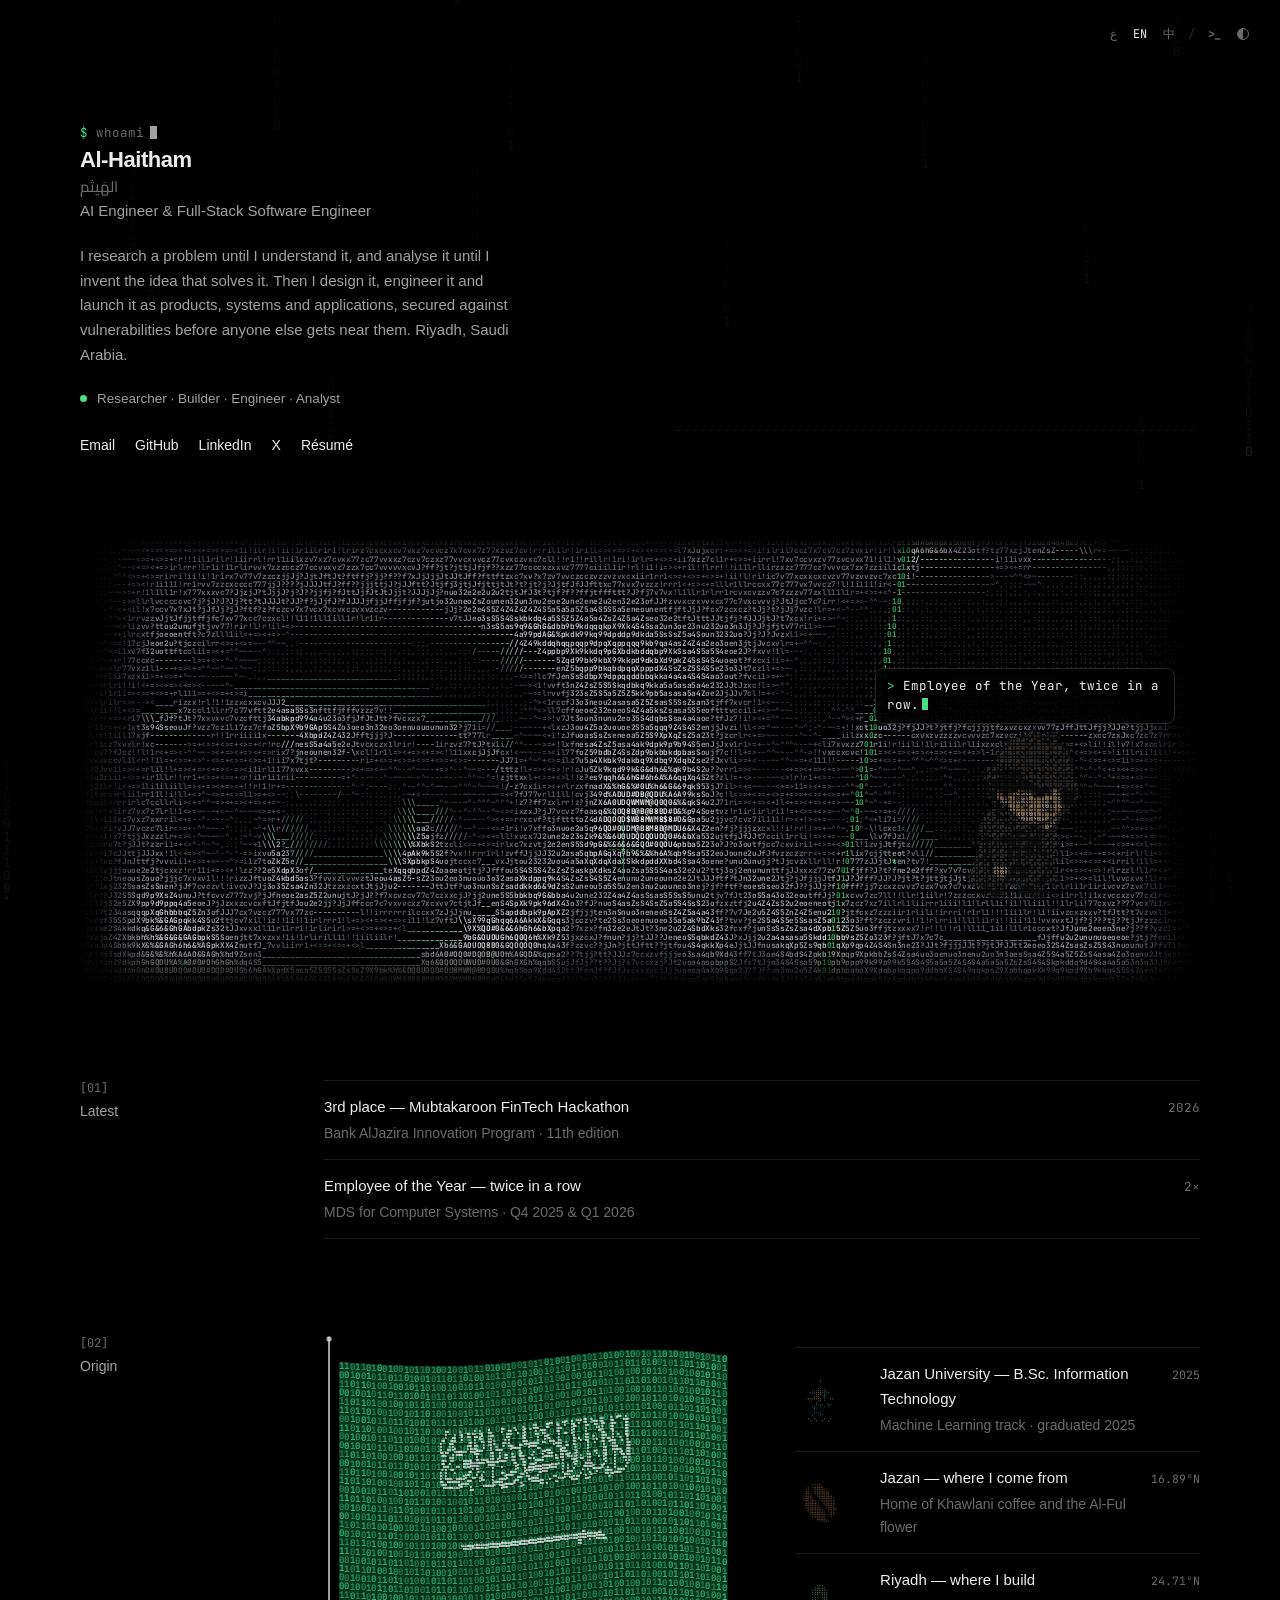
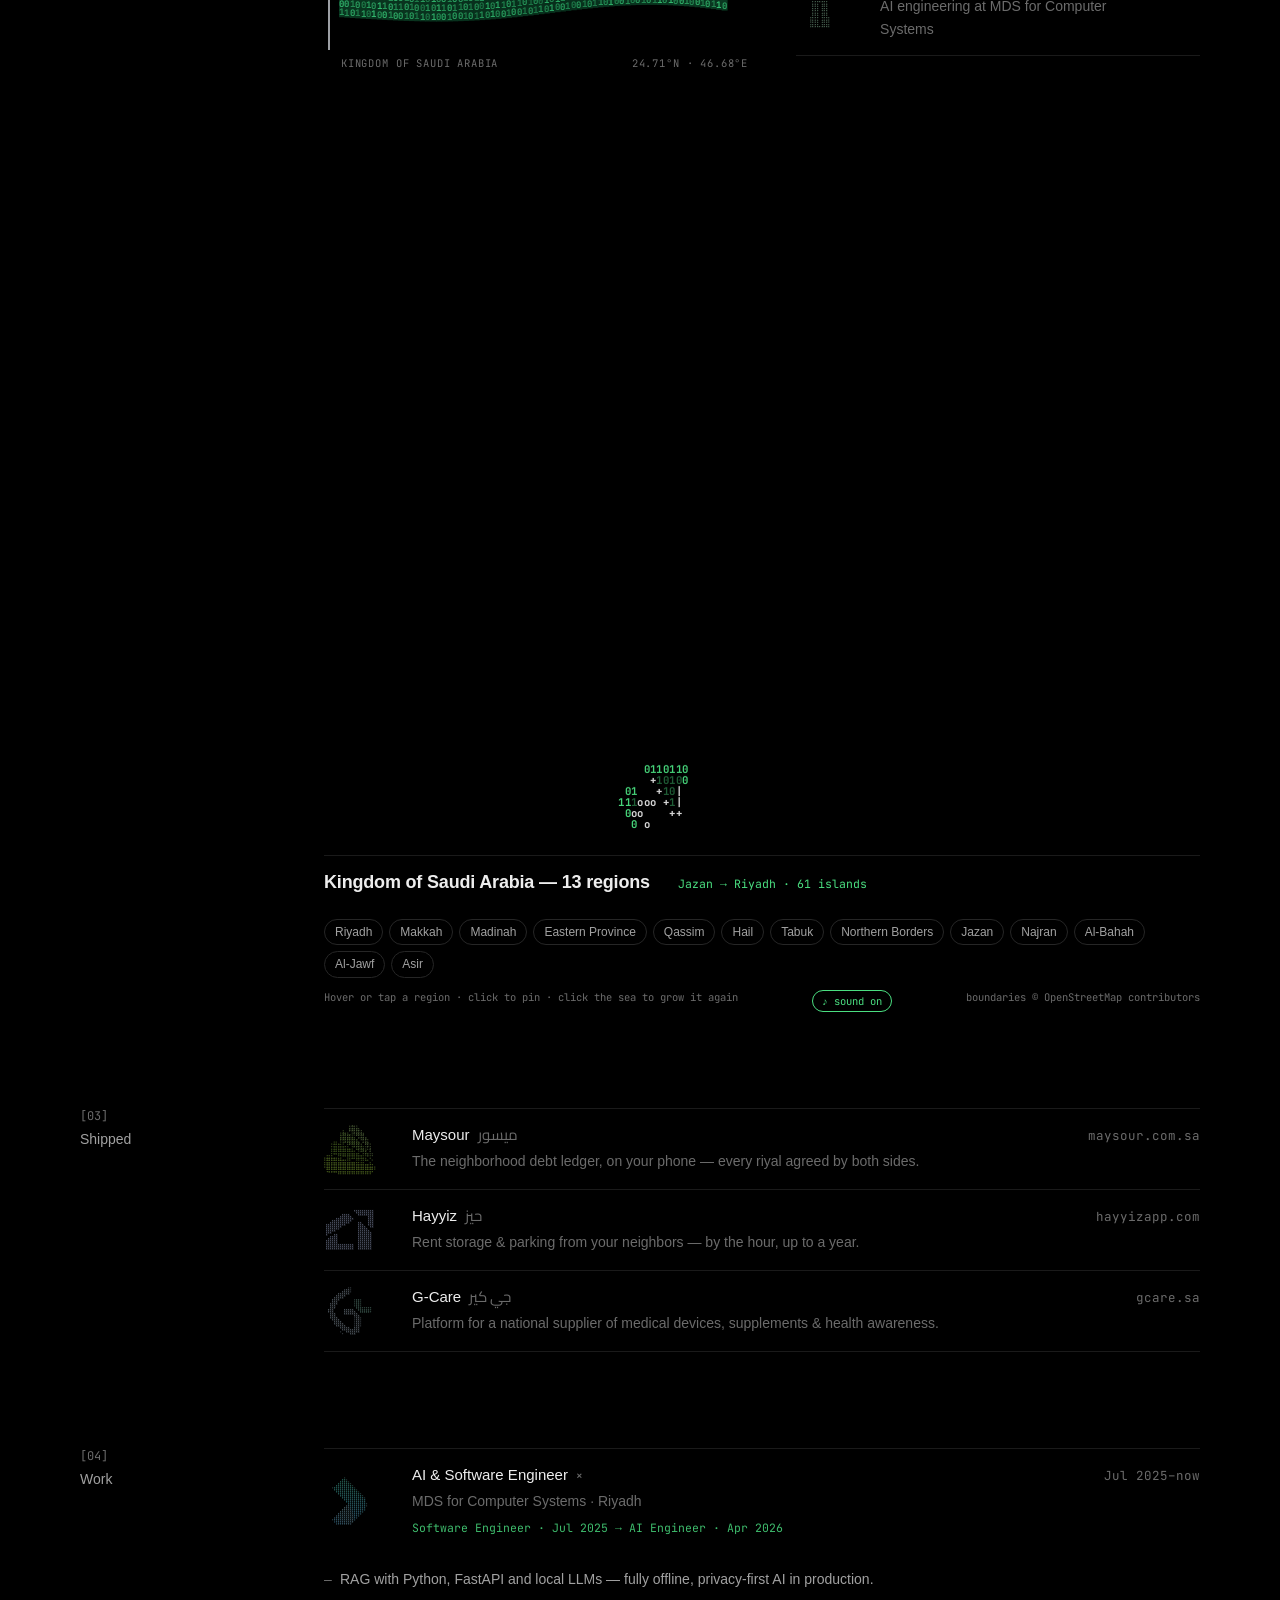
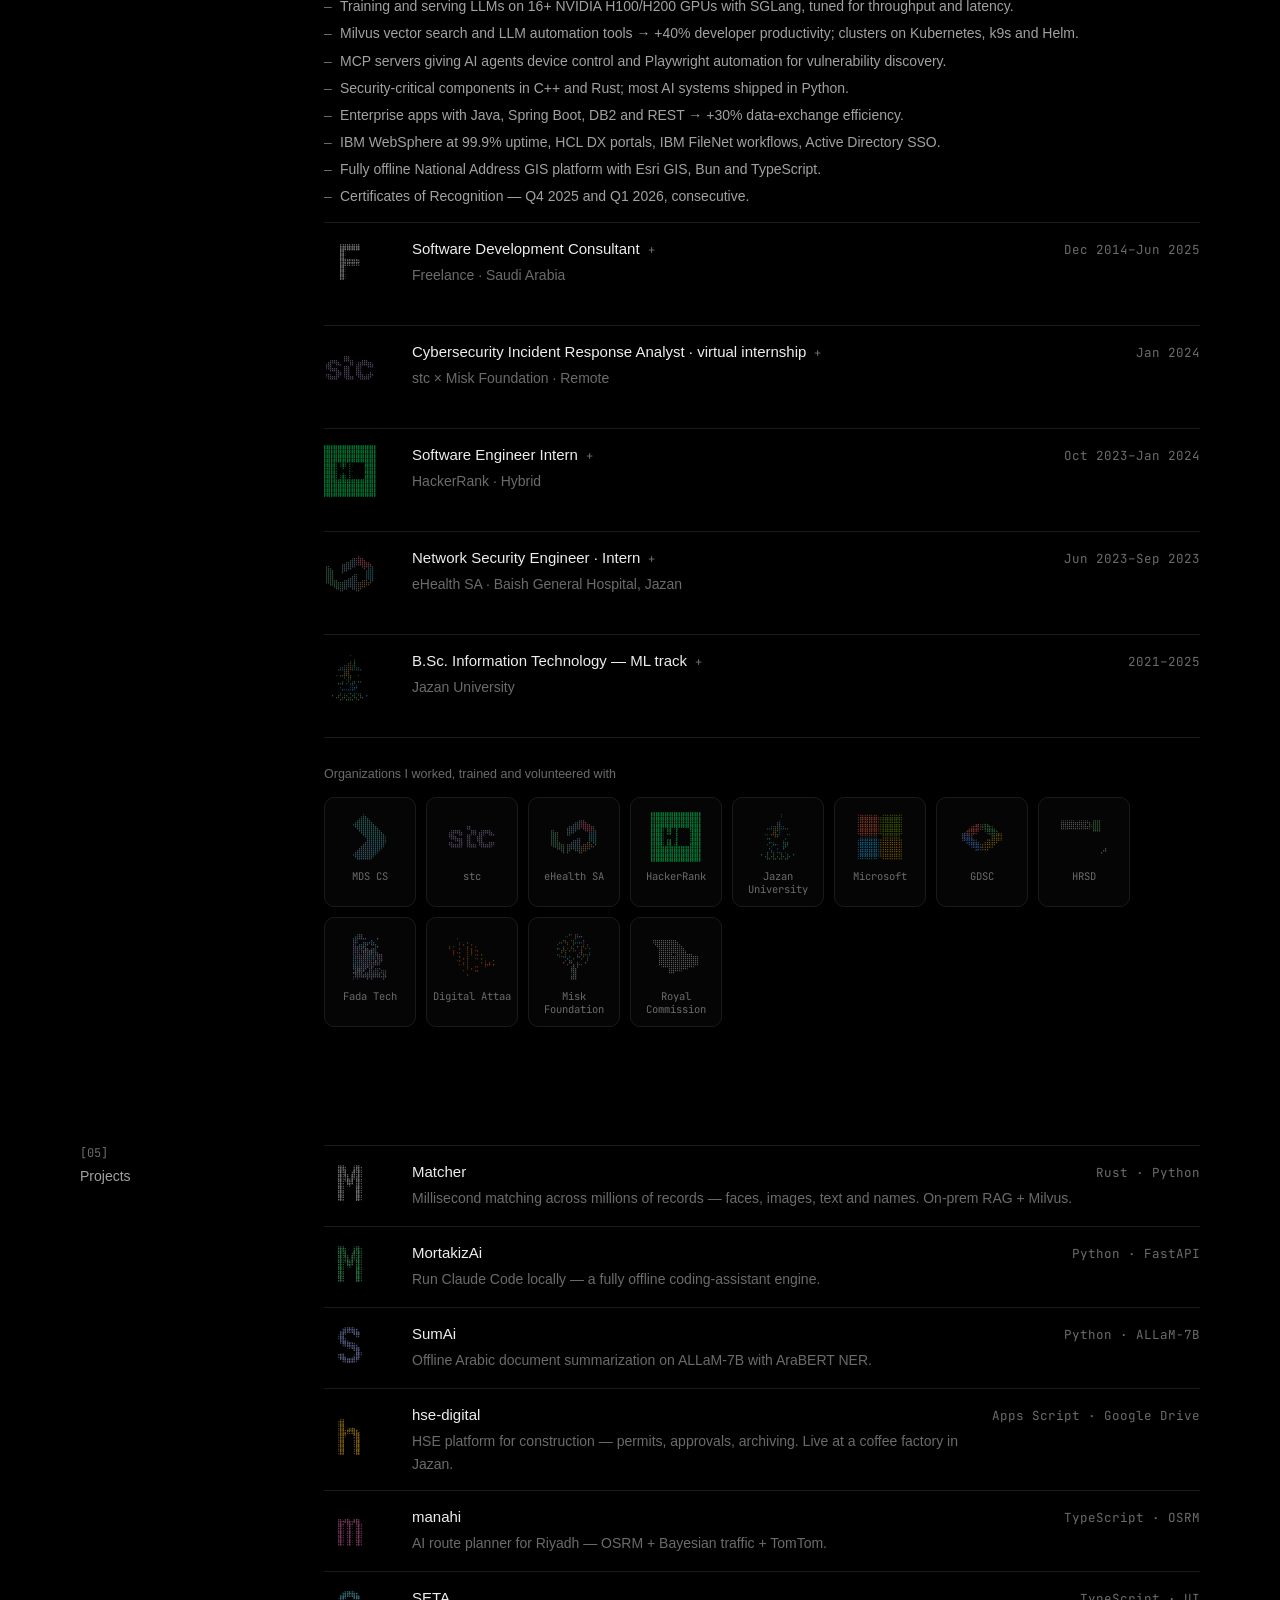
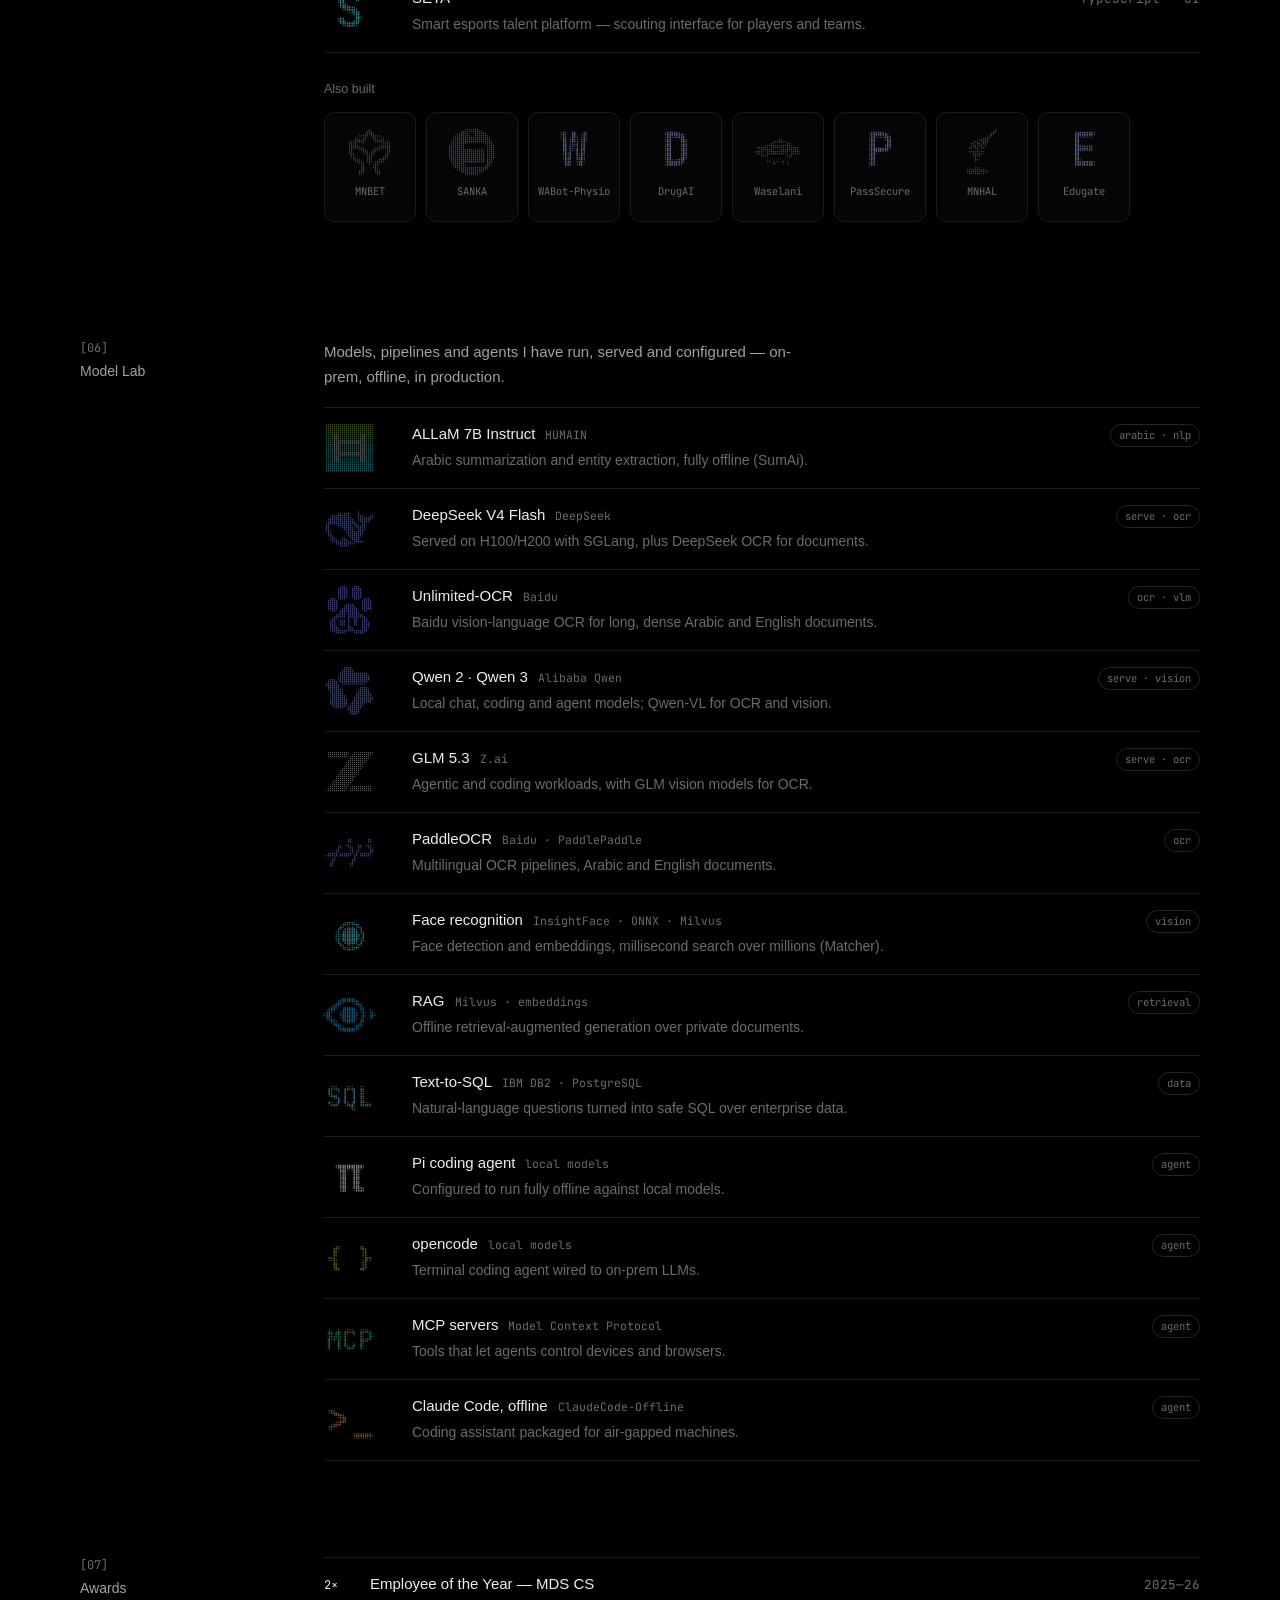
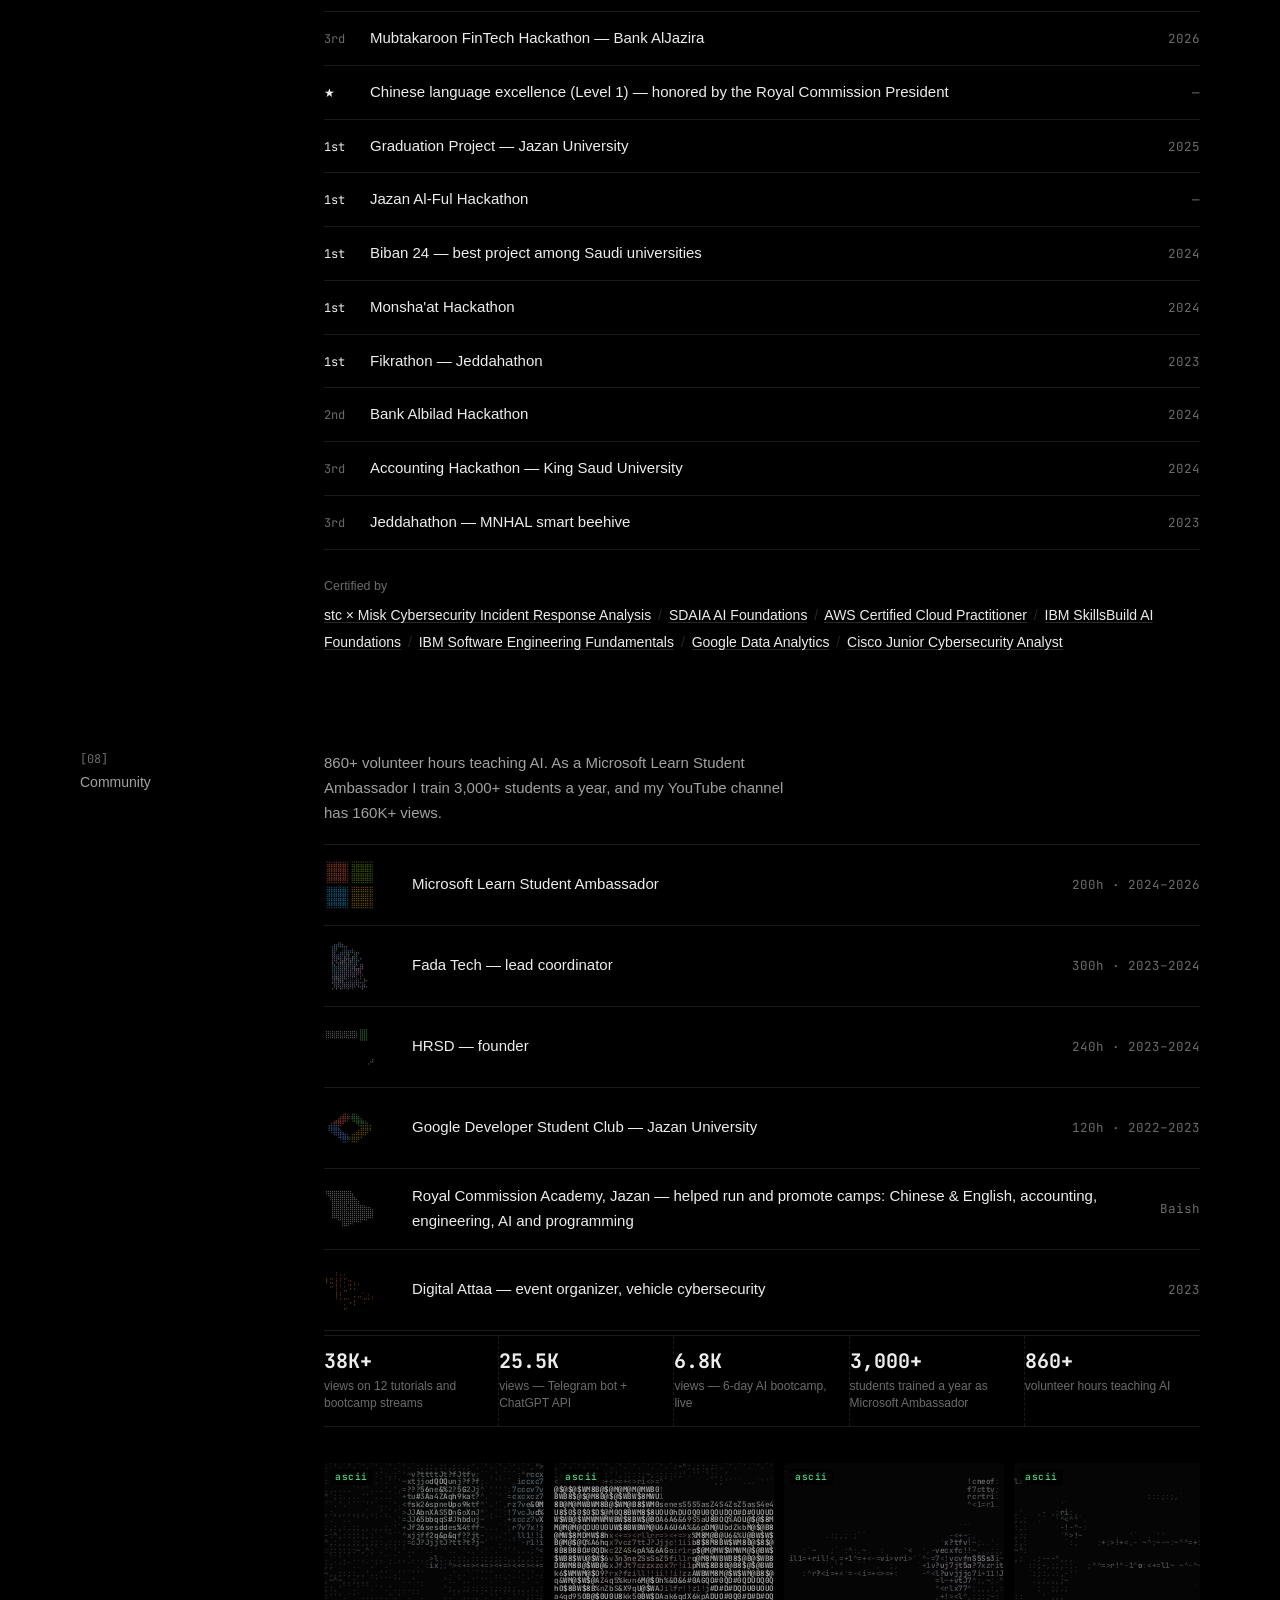
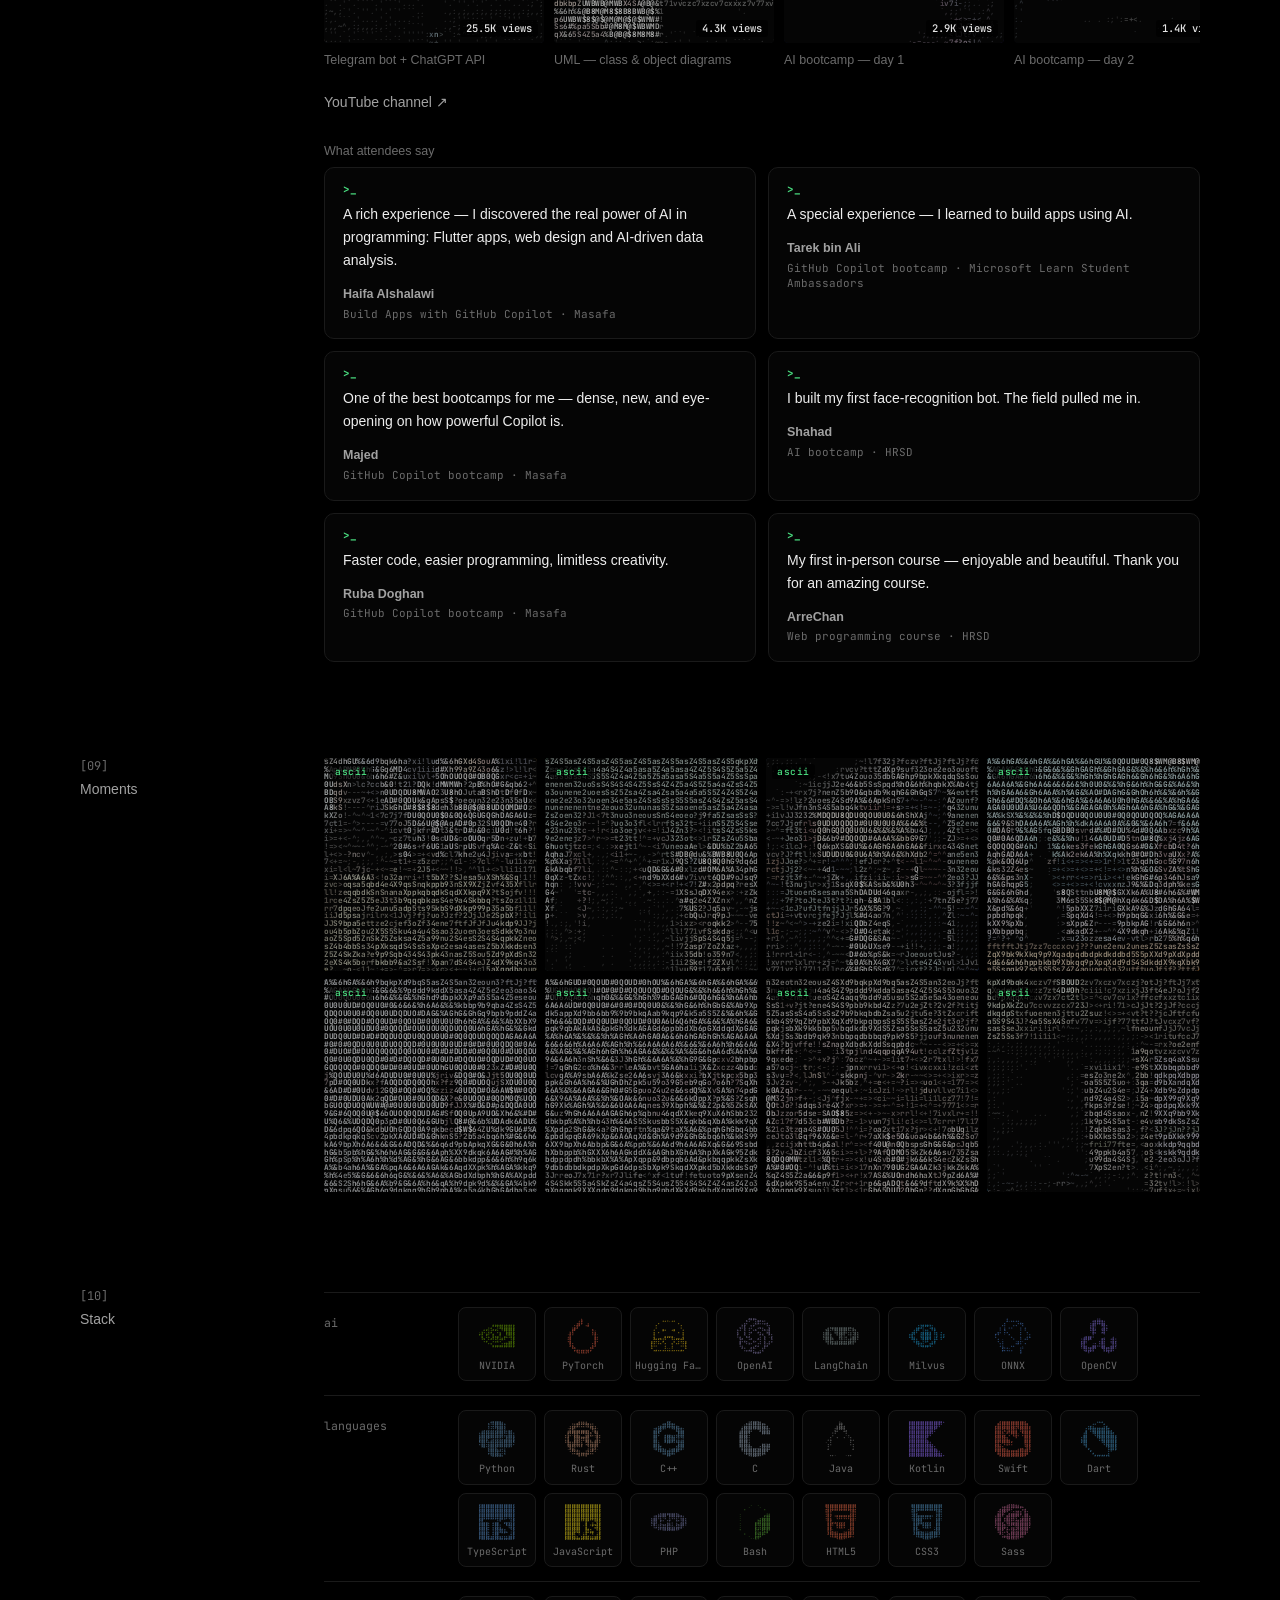
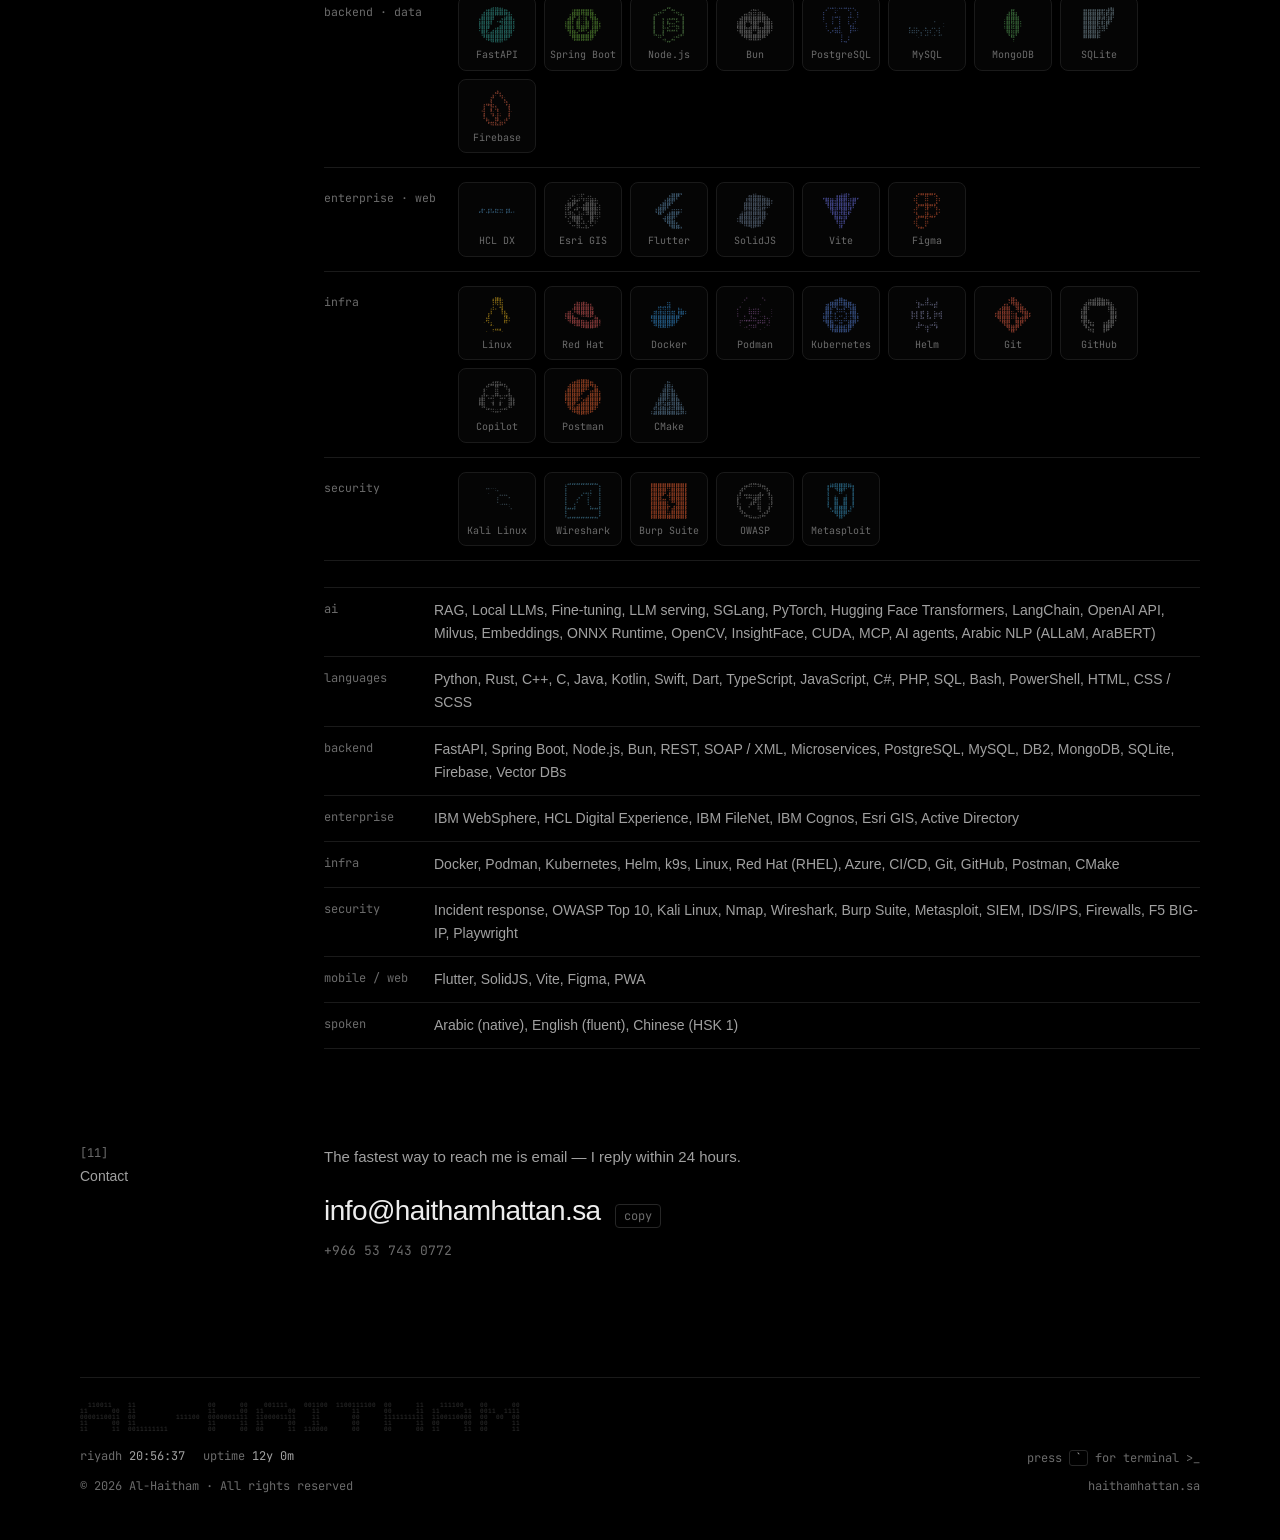
<file: index.html>
<!doctype html>
<html lang="en" dir="ltr" data-theme="dark">

<head>
    <meta charset="UTF-8" />
    <meta name="viewport" content="width=device-width, initial-scale=1, viewport-fit=cover" />
    <title>Al-Haitham — AI &amp; Software Engineer</title>
    <meta name="description" content="Al-Haitham (الهَيثم) — AI Engineer and full-stack software engineer in Riyadh. Private on-premise AI, RAG and LLMs on H100/H200 GPUs, and enterprise systems at 99.9% availability." />
    <meta name="robots" content="index, follow, noarchive, noimageindex" />
    <meta name="author" content="Al-Haitham" />
    <meta name="theme-color" content="#000000" />
    <link rel="canonical" href="https://haithamhattan.sa/" />
    <link rel="alternate" hreflang="ar" href="https://haithamhattan.sa/?lang=ar" />
    <link rel="alternate" hreflang="en" href="https://haithamhattan.sa/?lang=en" />
    <link rel="alternate" hreflang="zh" href="https://haithamhattan.sa/?lang=zh" />
    <link rel="alternate" hreflang="x-default" href="https://haithamhattan.sa/" />

    <meta property="og:type" content="profile" />
    <meta property="og:url" content="https://haithamhattan.sa/" />
    <meta property="og:title" content="Al-Haitham — AI &amp; Software Engineer" />
    <meta property="og:description" content="Private on-premise AI, RAG and LLMs, and enterprise systems that stay up. Riyadh, Saudi Arabia." />
    <meta property="og:image" content="https://haithamhattan.sa/img/og.png" />
    <meta name="twitter:card" content="summary_large_image" />
    <meta name="twitter:title" content="Al-Haitham — AI &amp; Software Engineer" />
    <meta name="twitter:image" content="https://haithamhattan.sa/img/og.png" />

    <link rel="icon" href="data:image/svg+xml,%3Csvg%20xmlns='http://www.w3.org/2000/svg'%20viewBox='0%200%20100%20100'%3E%3Crect%20width='100'%20height='100'%20rx='18'%20fill='%23000'/%3E%3Ctext%20x='50'%20y='67'%20font-size='50'%20text-anchor='middle'%20fill='%23fff'%20font-family='monospace'%20font-weight='700'%3EH%3C/text%3E%3C/svg%3E" />

    <script type="application/ld+json">
    {
      "@context": "https://schema.org",
      "@type": "Person",
      "name": "Al-Haitham",
      "alternateName": ["الهَيثم"],
      "url": "https://haithamhattan.sa/",
      "image": "https://haithamhattan.sa/img/og.png",
      "email": "mailto:info@haithamhattan.sa",
      "jobTitle": "AI Engineer & Software Engineer",
      "address": { "@type": "PostalAddress", "addressLocality": "Riyadh", "addressCountry": "SA" },
      "worksFor": { "@type": "Organization", "name": "MDS for Computer Systems (MDS CS)" },
      "alumniOf": { "@type": "CollegeOrUniversity", "name": "Jazan University" },
      "award": [
        "Employee of the Year — MDS CS (Q4 2025, Q1 2026)",
        "3rd Place — Mubtakaroon FinTech Hackathon, Bank AlJazira 2026",
        "1st Place — Graduation Project, Jazan University 2025"
      ],
      "sameAs": [
        "https://www.linkedin.com/in/haithamhattan/",
        "https://github.com/haitham8888",
        "https://x.com/HattanHaitham",
        "https://www.youtube.com/@Hai3",
        "https://maysour.com.sa/",
        "https://hayyizapp.com/",
        "https://gcare.sa/"
      ]
    }
    </script>

    <script>
        (function () {
            var d = document.documentElement;
            try {
                d.setAttribute('data-theme', localStorage.getItem('theme') === 'light' ? 'light' : 'dark');
                var l = new URLSearchParams(location.search).get('lang') || localStorage.getItem('langPref') || 'en';
                if (['ar', 'en', 'zh'].indexOf(l) < 0) l = 'en';
                d.setAttribute('lang', l);
                d.setAttribute('dir', l === 'ar' ? 'rtl' : 'ltr');
            } catch (e) {}
        })();
    </script>

    <link rel="stylesheet" href="fonts/fonts.css" />
    <link rel="stylesheet" href="css/site.css?v=134" />
</head>

<body>
    <a class="skip" href="#main" data-i="skip">Skip to content</a>

    <div class="controls" role="group" aria-label="Language and theme">
        <button data-lang="ar" lang="ar" aria-label="العربية">ع</button>
        <button data-lang="en" aria-label="English">EN</button>
        <button data-lang="zh" lang="zh" aria-label="中文">中</button>
        <span class="sep" aria-hidden="true">/</span>
        <button id="term-open" class="term-btn" aria-label="Open terminal" title="Terminal ( ` )">&gt;_</button>
        <button id="theme" aria-label="Light mode"><span class="ico" aria-hidden="true"></span></button>
    </div>

    <main id="main" class="page">

        <!-- intro -->
        <header class="intro">


            <div class="hero">
                <div class="hero-text">
                    <p class="prompt" dir="ltr"><span class="pr">$</span> whoami<span class="caret" aria-hidden="true"></span></p>
                    <h1 class="name" id="name">Al-Haitham</h1>
                    <p class="name-alt" data-i="name.alt">الهَيثم</p>
                    <p class="role" data-i="role">AI Engineer &amp; Full-Stack Software Engineer</p>
                    <p class="lead" data-i="intro"></p>
                    <p class="status"><i aria-hidden="true"></i><span data-i="status">Researcher · Builder · Engineer · Analyst</span></p>

                    <nav class="links" aria-label="Links">
                        <a href="mailto:info@haithamhattan.sa">Email</a>
                        <a href="https://github.com/haitham8888" target="_blank" rel="noopener">GitHub</a>
                        <a href="https://www.linkedin.com/in/haithamhattan/" target="_blank" rel="noopener">LinkedIn</a>
                        <a href="https://x.com/HattanHaitham" target="_blank" rel="noopener">X</a>
                        <a href="img/CV_HaithamHattan_ATS.pdf" download data-i="cv">Résumé</a>
                    </nav>
                </div>
                <div class="astro-zone" id="astro" role="img" aria-label="Sherlock in ASCII, walking around the page — click him for a fact about Al-Haitham"></div>
            </div>
        </header>

        <figure class="eyes-show" id="eyes" role="img" aria-label="Al-Haitham’s eyes and eyebrows, written with the names of his tech stack">
            <canvas aria-hidden="true"></canvas>
        </figure>

        <section class="block" aria-labelledby="l-latest">
            <h2 class="label" id="l-latest"><span class="n">01</span><span data-i="l.latest">Latest</span></h2>
            <ul class="rows">
                <li class="row" data-href="https://www.bankaljazira.com/" data-preview="img/journey/journey-09.jpg" data-focus="50% 50%">
                    <div class="row-main"><span class="t" data-i="hl1"></span><span class="d" data-i="hl1.sub"></span></div>
                    <span class="m">2026</span>
                </li>
                <li class="row" data-href="https://mdscs.sa/">
                    <div class="row-main"><span class="t" data-i="hl2"></span><span class="d" data-i="hl2.sub"></span></div>
                    <span class="m">2×</span>
                </li>
            </ul>
        </section>

        <section class="block origin" aria-labelledby="l-origin">
            <h2 class="label" id="l-origin"><span class="n">02</span><span data-i="l.origin">Origin</span></h2>
            <div class="origin-grid">
                <figure class="flag-ascii" id="flag" role="img" aria-label="Flag of Saudi Arabia, drawn in ASCII">
                    <canvas aria-hidden="true"></canvas>
                    <figcaption dir="ltr"><span>KINGDOM OF SAUDI ARABIA</span><span>24.71°N · 46.68°E</span></figcaption>
                </figure>
                <ul class="rows origin-rows">
                    <li class="row" data-href="https://www.jazanu.edu.sa/"><span class="glyph" id="g-uni"></span><div class="row-main"><span class="t" data-i="o.uni"></span><span class="d" data-i="o.uni.d"></span></div><span class="m">2025</span></li>
                    <li class="row"><span class="glyph" id="g-jz"></span><div class="row-main"><span class="t" data-i="o.jz"></span><span class="d" data-i="o.jz.d"></span></div><span class="m">16.89°N</span></li>
                    <li class="row" data-href="https://mdscs.sa/"><span class="glyph" id="g-ry"></span><div class="row-main"><span class="t" data-i="o.ry"></span><span class="d" data-i="o.ry.d"></span></div><span class="m">24.71°N</span></li>
                </ul>
            </div>
            <figure class="ksa" id="ksa"></figure>
        </section>

        <section class="block" aria-labelledby="l-shipped">
            <h2 class="label" id="l-shipped"><span class="n">03</span><span data-i="l.shipped">Shipped</span></h2>
            <ul class="rows" id="shipped"></ul>
        </section>

        <section class="block" aria-labelledby="l-work">
            <h2 class="label" id="l-work"><span class="n">04</span><span data-i="l.work">Work</span></h2>
            <ul class="rows" id="work"></ul>
            <h3 class="sublabel" data-i="l.orgs">Organizations</h3>
            <div class="tiles" id="orgs"></div>
        </section>

        <section class="block" aria-labelledby="l-projects">
            <h2 class="label" id="l-projects"><span class="n">05</span><span data-i="l.projects">Projects</span></h2>
            <ul class="rows" id="projects"></ul>
            <h3 class="sublabel" data-i="l.more">Also built</h3>
            <div class="tiles" id="more"></div>
        </section>

        <section class="block" aria-labelledby="l-lab">
            <h2 class="label" id="l-lab"><span class="n">06</span><span data-i="l.lab">Model Lab</span></h2>
            <p class="prose" data-i="lab.sub"></p>
            <ul class="rows lab" id="lab"></ul>
        </section>

        <section class="block" aria-labelledby="l-awards">
            <h2 class="label" id="l-awards"><span class="n">07</span><span data-i="l.awards">Awards</span></h2>
            <ul class="rows" id="awards"></ul>
            <h3 class="sublabel" data-i="certs">Certified by</h3>
            <p class="inline-list" id="certs"></p>
        </section>

        <section class="block" aria-labelledby="l-community">
            <h2 class="label" id="l-community"><span class="n">08</span><span data-i="l.community">Community</span></h2>
            <p class="prose" data-i="community"></p>
            <ul class="rows" id="vol"></ul>
            <dl class="voice-stats" id="voice-stats"></dl>
            <div class="videos" id="videos"></div>
            <a class="more-link" href="https://www.youtube.com/@Hai3" target="_blank" rel="noopener"><span data-i="yt">YouTube channel</span> ↗</a>
            <h3 class="sublabel" data-i="l.voices">What attendees say</h3>
            <div class="quotes" id="quotes"></div>
        </section>

        <section class="block" aria-labelledby="l-moments">
            <h2 class="label" id="l-moments"><span class="n">09</span><span data-i="l.moments">Moments</span></h2>
            <div class="moments" id="moments"></div>
        </section>

        <section class="block" aria-labelledby="l-stack">
            <h2 class="label" id="l-stack"><span class="n">10</span><span data-i="l.stack">Stack</span></h2>
            <div class="tile-groups" id="stack-tiles"></div>
            <dl class="stack" id="stack" dir="ltr"></dl>
        </section>

        <section class="block contact" aria-labelledby="l-contact">
            <h2 class="label" id="l-contact"><span class="n">11</span><span data-i="l.contact">Contact</span></h2>
            <p class="prose" data-i="contact"></p>
            <p class="mail-line"><a class="mail" href="mailto:info@haithamhattan.sa">info@haithamhattan.sa</a><button class="copy" id="copy" data-i="copy">copy</button></p>
            <p class="phone" dir="ltr"><a href="https://wa.me/966537430772" target="_blank" rel="noopener">+966 53 743 0772</a></p>
        </section>

        <footer class="foot">
            <pre class="sig" aria-hidden="true" id="sig"></pre>
            <p class="sys" dir="ltr"><span>riyadh <b id="clock">--:--:--</b></span><span>uptime <b id="uptime">—</b></span><button class="hint" id="term-hint"><span class="k-desk">press <kbd>`</kbd> for </span>terminal &gt;_</button></p>
            <p><span>© <span id="year">2026</span> Al-Haitham · <span data-i="rights">All rights reserved</span></span><span>haithamhattan.sa</span></p>
        </footer>
    </main>

    <div class="preview" id="preview" aria-hidden="true"><img alt="" /></div>
    <div class="term" id="term" hidden>
        <div class="term-win" role="dialog" aria-modal="true" aria-label="Terminal" dir="ltr">
            <div class="term-bar"><span>haitham@riyadh: ~</span><span class="m">esc to close</span></div>
            <div class="term-out" id="term-out" aria-live="polite"></div>
            <label class="term-in"><span class="pr">haitham@riyadh:~$</span><input id="term-input" type="text" autocomplete="off" autocapitalize="off" spellcheck="false" aria-label="Command" /></label>
        </div>
    </div>
    <div class="lightbox" id="lightbox" hidden><figure><img alt="" /><figcaption></figcaption></figure></div>

    <script src="js/content.js?v=134"></script>
    <script src="js/eyes-data.js?v=134"></script>
    <script src="js/ascii.js?v=134"></script>
    <script src="js/fx.js?v=134"></script>
    <script src="js/space-icons.js?v=134"></script>
    <script src="js/glyph.js?v=134"></script>
    <script src="js/sherlock.js?v=134"></script>
    <script src="js/flag.js?v=134"></script>
    <script src="js/ksa-data.js?v=134"></script>
    <script src="js/map.js?v=134"></script>
    <script src="js/app.js?v=134"></script>
    <script src="js/hold.js?v=134"></script>
    <script src="js/term.js?v=134"></script>
    <script src="js/guard.js?v=134"></script>
</body>

</html>
</file>
<file: fonts/fonts.css>
/* Auto-generated @font-face for self-hosted fonts (JetBrains Mono + Cairo) */
/* https://github.com/JetBrains/JetBrainsMono — OFL  |  Cairo — OFL  */
@font-face {
  font-family: 'JetBrains Mono';
  font-style: normal;
  font-weight: 400;
  font-display: swap;
  src: url('JetBrainsMono-400-Normal-1.woff2') format('woff2');
  unicode-range: U+0460-052F, U+1C80-1C8A, U+20B4, U+2DE0-2DFF, U+A640-A69F, U+FE2E-FE2F;
}
@font-face {
  font-family: 'JetBrains Mono';
  font-style: normal;
  font-weight: 400;
  font-display: swap;
  src: url('JetBrainsMono-400-Normal-2.woff2') format('woff2');
  unicode-range: U+0301, U+0400-045F, U+0490-0491, U+04B0-04B1, U+2116;
}
@font-face {
  font-family: 'JetBrains Mono';
  font-style: normal;
  font-weight: 400;
  font-display: swap;
  src: url('JetBrainsMono-400-Normal-3.woff2') format('woff2');
  unicode-range: U+0370-0377, U+037A-037F, U+0384-038A, U+038C, U+038E-03A1, U+03A3-03FF;
}
@font-face {
  font-family: 'JetBrains Mono';
  font-style: normal;
  font-weight: 400;
  font-display: swap;
  src: url('JetBrainsMono-400-Normal-4.woff2') format('woff2');
  unicode-range: U+0102-0103, U+0110-0111, U+0128-0129, U+0168-0169, U+01A0-01A1, U+01AF-01B0, U+0300-0301, U+0303-0304, U+0308-0309, U+0323, U+0329, U+1EA0-1EF9, U+20AB;
}
@font-face {
  font-family: 'JetBrains Mono';
  font-style: normal;
  font-weight: 400;
  font-display: swap;
  src: url('JetBrainsMono-400-Normal-5.woff2') format('woff2');
  unicode-range: U+0100-02BA, U+02BD-02C5, U+02C7-02CC, U+02CE-02D7, U+02DD-02FF, U+0304, U+0308, U+0329, U+1D00-1DBF, U+1E00-1E9F, U+1EF2-1EFF, U+2020, U+20A0-20AB, U+20AD-20C0, U+2113, U+2C60-2C7F, U+A720-A7FF;
}
@font-face {
  font-family: 'JetBrains Mono';
  font-style: normal;
  font-weight: 400;
  font-display: swap;
  src: url('JetBrainsMono-400-Normal-6.woff2') format('woff2');
  unicode-range: U+0000-00FF, U+0131, U+0152-0153, U+02BB-02BC, U+02C6, U+02DA, U+02DC, U+0304, U+0308, U+0329, U+2000-206F, U+20AC, U+2122, U+2191, U+2193, U+2212, U+2215, U+FEFF, U+FFFD;
}
@font-face {
  font-family: 'JetBrains Mono';
  font-style: normal;
  font-weight: 500;
  font-display: swap;
  src: url('JetBrainsMono-500-Normal-7.woff2') format('woff2');
  unicode-range: U+0460-052F, U+1C80-1C8A, U+20B4, U+2DE0-2DFF, U+A640-A69F, U+FE2E-FE2F;
}
@font-face {
  font-family: 'JetBrains Mono';
  font-style: normal;
  font-weight: 500;
  font-display: swap;
  src: url('JetBrainsMono-500-Normal-8.woff2') format('woff2');
  unicode-range: U+0301, U+0400-045F, U+0490-0491, U+04B0-04B1, U+2116;
}
@font-face {
  font-family: 'JetBrains Mono';
  font-style: normal;
  font-weight: 500;
  font-display: swap;
  src: url('JetBrainsMono-500-Normal-9.woff2') format('woff2');
  unicode-range: U+0370-0377, U+037A-037F, U+0384-038A, U+038C, U+038E-03A1, U+03A3-03FF;
}
@font-face {
  font-family: 'JetBrains Mono';
  font-style: normal;
  font-weight: 500;
  font-display: swap;
  src: url('JetBrainsMono-500-Normal-10.woff2') format('woff2');
  unicode-range: U+0102-0103, U+0110-0111, U+0128-0129, U+0168-0169, U+01A0-01A1, U+01AF-01B0, U+0300-0301, U+0303-0304, U+0308-0309, U+0323, U+0329, U+1EA0-1EF9, U+20AB;
}
@font-face {
  font-family: 'JetBrains Mono';
  font-style: normal;
  font-weight: 500;
  font-display: swap;
  src: url('JetBrainsMono-500-Normal-11.woff2') format('woff2');
  unicode-range: U+0100-02BA, U+02BD-02C5, U+02C7-02CC, U+02CE-02D7, U+02DD-02FF, U+0304, U+0308, U+0329, U+1D00-1DBF, U+1E00-1E9F, U+1EF2-1EFF, U+2020, U+20A0-20AB, U+20AD-20C0, U+2113, U+2C60-2C7F, U+A720-A7FF;
}
@font-face {
  font-family: 'JetBrains Mono';
  font-style: normal;
  font-weight: 500;
  font-display: swap;
  src: url('JetBrainsMono-500-Normal-12.woff2') format('woff2');
  unicode-range: U+0000-00FF, U+0131, U+0152-0153, U+02BB-02BC, U+02C6, U+02DA, U+02DC, U+0304, U+0308, U+0329, U+2000-206F, U+20AC, U+2122, U+2191, U+2193, U+2212, U+2215, U+FEFF, U+FFFD;
}
@font-face {
  font-family: 'JetBrains Mono';
  font-style: normal;
  font-weight: 700;
  font-display: swap;
  src: url('JetBrainsMono-700-Normal-13.woff2') format('woff2');
  unicode-range: U+0460-052F, U+1C80-1C8A, U+20B4, U+2DE0-2DFF, U+A640-A69F, U+FE2E-FE2F;
}
@font-face {
  font-family: 'JetBrains Mono';
  font-style: normal;
  font-weight: 700;
  font-display: swap;
  src: url('JetBrainsMono-700-Normal-14.woff2') format('woff2');
  unicode-range: U+0301, U+0400-045F, U+0490-0491, U+04B0-04B1, U+2116;
}
@font-face {
  font-family: 'JetBrains Mono';
  font-style: normal;
  font-weight: 700;
  font-display: swap;
  src: url('JetBrainsMono-700-Normal-15.woff2') format('woff2');
  unicode-range: U+0370-0377, U+037A-037F, U+0384-038A, U+038C, U+038E-03A1, U+03A3-03FF;
}
@font-face {
  font-family: 'JetBrains Mono';
  font-style: normal;
  font-weight: 700;
  font-display: swap;
  src: url('JetBrainsMono-700-Normal-16.woff2') format('woff2');
  unicode-range: U+0102-0103, U+0110-0111, U+0128-0129, U+0168-0169, U+01A0-01A1, U+01AF-01B0, U+0300-0301, U+0303-0304, U+0308-0309, U+0323, U+0329, U+1EA0-1EF9, U+20AB;
}
@font-face {
  font-family: 'JetBrains Mono';
  font-style: normal;
  font-weight: 700;
  font-display: swap;
  src: url('JetBrainsMono-700-Normal-17.woff2') format('woff2');
  unicode-range: U+0100-02BA, U+02BD-02C5, U+02C7-02CC, U+02CE-02D7, U+02DD-02FF, U+0304, U+0308, U+0329, U+1D00-1DBF, U+1E00-1E9F, U+1EF2-1EFF, U+2020, U+20A0-20AB, U+20AD-20C0, U+2113, U+2C60-2C7F, U+A720-A7FF;
}
@font-face {
  font-family: 'JetBrains Mono';
  font-style: normal;
  font-weight: 700;
  font-display: swap;
  src: url('JetBrainsMono-700-Normal-18.woff2') format('woff2');
  unicode-range: U+0000-00FF, U+0131, U+0152-0153, U+02BB-02BC, U+02C6, U+02DA, U+02DC, U+0304, U+0308, U+0329, U+2000-206F, U+20AC, U+2122, U+2191, U+2193, U+2212, U+2215, U+FEFF, U+FFFD;
}
@font-face {
  font-family: 'Cairo';
  font-style: normal;
  font-weight: 400;
  font-display: swap;
  src: url('Cairo-400-Normal-1.woff2') format('woff2');
  unicode-range: U+0600-06FF, U+0750-077F, U+0870-088E, U+0890-0891, U+0897-08E1, U+08E3-08FF, U+200C-200E, U+2010-2011, U+204F, U+2E41, U+FB50-FDFF, U+FE70-FE74, U+FE76-FEFC, U+102E0-102FB, U+10E60-10E7E, U+10EC2-10EC4, U+10EFC-10EFF, U+1EE00-1EE03, U+1EE05-1EE1F, U+1EE21-1EE22, U+1EE24, U+1EE27, U+1EE29-1EE32, U+1EE34-1EE37, U+1EE39, U+1EE3B, U+1EE42, U+1EE47, U+1EE49, U+1EE4B, U+1EE4D-1EE4F, U+1EE51-1EE52, U+1EE54, U+1EE57, U+1EE59, U+1EE5B, U+1EE5D, U+1EE5F, U+1EE61-1EE62, U+1EE64, U+1EE67-1EE6A, U+1EE6C-1EE72, U+1EE74-1EE77, U+1EE79-1EE7C, U+1EE7E, U+1EE80-1EE89, U+1EE8B-1EE9B, U+1EEA1-1EEA3, U+1EEA5-1EEA9, U+1EEAB-1EEBB, U+1EEF0-1EEF1;
}
@font-face {
  font-family: 'Cairo';
  font-style: normal;
  font-weight: 400;
  font-display: swap;
  src: url('Cairo-400-Normal-2.woff2') format('woff2');
  unicode-range: U+0100-02BA, U+02BD-02C5, U+02C7-02CC, U+02CE-02D7, U+02DD-02FF, U+0304, U+0308, U+0329, U+1D00-1DBF, U+1E00-1E9F, U+1EF2-1EFF, U+2020, U+20A0-20AB, U+20AD-20C0, U+2113, U+2C60-2C7F, U+A720-A7FF;
}
@font-face {
  font-family: 'Cairo';
  font-style: normal;
  font-weight: 400;
  font-display: swap;
  src: url('Cairo-400-Normal-3.woff2') format('woff2');
  unicode-range: U+0000-00FF, U+0131, U+0152-0153, U+02BB-02BC, U+02C6, U+02DA, U+02DC, U+0304, U+0308, U+0329, U+2000-206F, U+20AC, U+2122, U+2191, U+2193, U+2212, U+2215, U+FEFF, U+FFFD;
}
@font-face {
  font-family: 'Cairo';
  font-style: normal;
  font-weight: 500;
  font-display: swap;
  src: url('Cairo-500-Normal-4.woff2') format('woff2');
  unicode-range: U+0600-06FF, U+0750-077F, U+0870-088E, U+0890-0891, U+0897-08E1, U+08E3-08FF, U+200C-200E, U+2010-2011, U+204F, U+2E41, U+FB50-FDFF, U+FE70-FE74, U+FE76-FEFC, U+102E0-102FB, U+10E60-10E7E, U+10EC2-10EC4, U+10EFC-10EFF, U+1EE00-1EE03, U+1EE05-1EE1F, U+1EE21-1EE22, U+1EE24, U+1EE27, U+1EE29-1EE32, U+1EE34-1EE37, U+1EE39, U+1EE3B, U+1EE42, U+1EE47, U+1EE49, U+1EE4B, U+1EE4D-1EE4F, U+1EE51-1EE52, U+1EE54, U+1EE57, U+1EE59, U+1EE5B, U+1EE5D, U+1EE5F, U+1EE61-1EE62, U+1EE64, U+1EE67-1EE6A, U+1EE6C-1EE72, U+1EE74-1EE77, U+1EE79-1EE7C, U+1EE7E, U+1EE80-1EE89, U+1EE8B-1EE9B, U+1EEA1-1EEA3, U+1EEA5-1EEA9, U+1EEAB-1EEBB, U+1EEF0-1EEF1;
}
@font-face {
  font-family: 'Cairo';
  font-style: normal;
  font-weight: 500;
  font-display: swap;
  src: url('Cairo-500-Normal-5.woff2') format('woff2');
  unicode-range: U+0100-02BA, U+02BD-02C5, U+02C7-02CC, U+02CE-02D7, U+02DD-02FF, U+0304, U+0308, U+0329, U+1D00-1DBF, U+1E00-1E9F, U+1EF2-1EFF, U+2020, U+20A0-20AB, U+20AD-20C0, U+2113, U+2C60-2C7F, U+A720-A7FF;
}
@font-face {
  font-family: 'Cairo';
  font-style: normal;
  font-weight: 500;
  font-display: swap;
  src: url('Cairo-500-Normal-6.woff2') format('woff2');
  unicode-range: U+0000-00FF, U+0131, U+0152-0153, U+02BB-02BC, U+02C6, U+02DA, U+02DC, U+0304, U+0308, U+0329, U+2000-206F, U+20AC, U+2122, U+2191, U+2193, U+2212, U+2215, U+FEFF, U+FFFD;
}
@font-face {
  font-family: 'Cairo';
  font-style: normal;
  font-weight: 600;
  font-display: swap;
  src: url('Cairo-600-Normal-7.woff2') format('woff2');
  unicode-range: U+0600-06FF, U+0750-077F, U+0870-088E, U+0890-0891, U+0897-08E1, U+08E3-08FF, U+200C-200E, U+2010-2011, U+204F, U+2E41, U+FB50-FDFF, U+FE70-FE74, U+FE76-FEFC, U+102E0-102FB, U+10E60-10E7E, U+10EC2-10EC4, U+10EFC-10EFF, U+1EE00-1EE03, U+1EE05-1EE1F, U+1EE21-1EE22, U+1EE24, U+1EE27, U+1EE29-1EE32, U+1EE34-1EE37, U+1EE39, U+1EE3B, U+1EE42, U+1EE47, U+1EE49, U+1EE4B, U+1EE4D-1EE4F, U+1EE51-1EE52, U+1EE54, U+1EE57, U+1EE59, U+1EE5B, U+1EE5D, U+1EE5F, U+1EE61-1EE62, U+1EE64, U+1EE67-1EE6A, U+1EE6C-1EE72, U+1EE74-1EE77, U+1EE79-1EE7C, U+1EE7E, U+1EE80-1EE89, U+1EE8B-1EE9B, U+1EEA1-1EEA3, U+1EEA5-1EEA9, U+1EEAB-1EEBB, U+1EEF0-1EEF1;
}
@font-face {
  font-family: 'Cairo';
  font-style: normal;
  font-weight: 600;
  font-display: swap;
  src: url('Cairo-600-Normal-8.woff2') format('woff2');
  unicode-range: U+0100-02BA, U+02BD-02C5, U+02C7-02CC, U+02CE-02D7, U+02DD-02FF, U+0304, U+0308, U+0329, U+1D00-1DBF, U+1E00-1E9F, U+1EF2-1EFF, U+2020, U+20A0-20AB, U+20AD-20C0, U+2113, U+2C60-2C7F, U+A720-A7FF;
}
@font-face {
  font-family: 'Cairo';
  font-style: normal;
  font-weight: 600;
  font-display: swap;
  src: url('Cairo-600-Normal-9.woff2') format('woff2');
  unicode-range: U+0000-00FF, U+0131, U+0152-0153, U+02BB-02BC, U+02C6, U+02DA, U+02DC, U+0304, U+0308, U+0329, U+2000-206F, U+20AC, U+2122, U+2191, U+2193, U+2212, U+2215, U+FEFF, U+FFFD;
}
@font-face {
  font-family: 'Cairo';
  font-style: normal;
  font-weight: 700;
  font-display: swap;
  src: url('Cairo-700-Normal-10.woff2') format('woff2');
  unicode-range: U+0600-06FF, U+0750-077F, U+0870-088E, U+0890-0891, U+0897-08E1, U+08E3-08FF, U+200C-200E, U+2010-2011, U+204F, U+2E41, U+FB50-FDFF, U+FE70-FE74, U+FE76-FEFC, U+102E0-102FB, U+10E60-10E7E, U+10EC2-10EC4, U+10EFC-10EFF, U+1EE00-1EE03, U+1EE05-1EE1F, U+1EE21-1EE22, U+1EE24, U+1EE27, U+1EE29-1EE32, U+1EE34-1EE37, U+1EE39, U+1EE3B, U+1EE42, U+1EE47, U+1EE49, U+1EE4B, U+1EE4D-1EE4F, U+1EE51-1EE52, U+1EE54, U+1EE57, U+1EE59, U+1EE5B, U+1EE5D, U+1EE5F, U+1EE61-1EE62, U+1EE64, U+1EE67-1EE6A, U+1EE6C-1EE72, U+1EE74-1EE77, U+1EE79-1EE7C, U+1EE7E, U+1EE80-1EE89, U+1EE8B-1EE9B, U+1EEA1-1EEA3, U+1EEA5-1EEA9, U+1EEAB-1EEBB, U+1EEF0-1EEF1;
}
@font-face {
  font-family: 'Cairo';
  font-style: normal;
  font-weight: 700;
  font-display: swap;
  src: url('Cairo-700-Normal-11.woff2') format('woff2');
  unicode-range: U+0100-02BA, U+02BD-02C5, U+02C7-02CC, U+02CE-02D7, U+02DD-02FF, U+0304, U+0308, U+0329, U+1D00-1DBF, U+1E00-1E9F, U+1EF2-1EFF, U+2020, U+20A0-20AB, U+20AD-20C0, U+2113, U+2C60-2C7F, U+A720-A7FF;
}
@font-face {
  font-family: 'Cairo';
  font-style: normal;
  font-weight: 700;
  font-display: swap;
  src: url('Cairo-700-Normal-12.woff2') format('woff2');
  unicode-range: U+0000-00FF, U+0131, U+0152-0153, U+02BB-02BC, U+02C6, U+02DA, U+02DC, U+0304, U+0308, U+0329, U+2000-206F, U+20AC, U+2122, U+2191, U+2193, U+2212, U+2215, U+FEFF, U+FFFD;
}
</file>
<file: css/site.css>
/* ==========================================================================
   haithamhattan.sa — one column, pure black, nothing that doesn't earn its place.
   ========================================================================== */

:root,
[data-theme="dark"] {
  --bg: #000;
  --fg: #ededed;
  --fg-2: #a1a1a1;
  --fg-3: #6b6b6b;
  --line: #1a1a1a;
  --line-2: #262626;
  --dot: #4ade80;
  --img: grayscale(1) contrast(1.05) brightness(0.9);
  color-scheme: dark;
}

[data-theme="light"] {
  --bg: #fff;
  --fg: #111;
  --fg-2: #555;
  --fg-3: #8a8a8a;
  --line: #ececec;
  --line-2: #dedede;
  --dot: #16a34a;
  --img: grayscale(1) contrast(1.02);
  color-scheme: light;
}

:root {
  --sans: "Inter", "Geist", -apple-system, BlinkMacSystemFont, "Segoe UI Variable Text", "Segoe UI", Roboto, "Helvetica Neue", Arial, "Cairo", "PingFang SC", "Microsoft YaHei", sans-serif;
  --mono: "JetBrains Mono", ui-monospace, "SF Mono", "Cascadia Mono", Consolas, monospace;
  --col: 620px;
  --ease: cubic-bezier(0.2, 0.7, 0.2, 1);
}

*, *::before, *::after { box-sizing: border-box; }
html { -webkit-text-size-adjust: 100%; scroll-behavior: smooth; }
body {
  margin: 0;
  background: var(--bg);
  color: var(--fg);
  font: 400 15px/1.65 var(--sans);
  -webkit-font-smoothing: antialiased;
  -moz-osx-font-smoothing: grayscale;
  text-rendering: optimizeLegibility;
  transition: background-color 0.3s var(--ease), color 0.3s var(--ease);
}
[lang="ar"] body { font-family: "Cairo", var(--sans); font-size: 16px; line-height: 1.8; }
h1, h2, h3, p, ul, dl, dd, figure, pre { margin: 0; padding: 0; }
ul { list-style: none; }
a { color: inherit; text-decoration: none; }
button { font: inherit; color: inherit; background: none; border: 0; padding: 0; cursor: pointer; }
img { display: block; max-width: 100%; }
::selection { background: var(--fg); color: var(--bg); }
:focus-visible { outline: 1px solid var(--fg); outline-offset: 4px; border-radius: 2px; }
.skip { position: absolute; top: -40px; inset-inline-start: 16px; z-index: 50; padding: 6px 10px; background: var(--fg); color: var(--bg); font-size: 13px; }
.skip:focus { top: 12px; }

/* ---------- corner controls (not a navbar) ---------- */
.controls {
  position: absolute;
  top: 22px;
  inset-inline-end: 24px;
  z-index: 10;
  display: flex;
  align-items: center;
  gap: 2px;
  font: 400 12px/1 var(--mono);
  color: var(--fg-3);
}
.controls button { padding: 6px 7px; border-radius: 4px; color: var(--fg-3); transition: color 0.2s; }
.controls button:hover, .controls button.on { color: var(--fg); }
.controls .sep { padding: 0 4px; color: var(--line-2); }
.controls .ico { display: block; width: 12px; height: 12px; border-radius: 50%; border: 1px solid currentColor; background: linear-gradient(90deg, currentColor 50%, transparent 50%); }

/* ---------- page ---------- */
.page { width: 100%; max-width: calc(var(--col) + 48px); margin: 0 auto; padding: clamp(84px, 14vh, 136px) 24px 48px; }

/* ---------- intro ---------- */
.eyes {
  position: relative;
  margin-bottom: 40px;
  cursor: crosshair;
  user-select: none;
  -webkit-user-select: none;
}
.eyes canvas { display: block; width: 100%; }

.name { font-size: 22px; font-weight: 600; letter-spacing: -0.02em; line-height: 1.3; direction: ltr; text-align: start; }
[dir="rtl"] .name { text-align: right; }
.name .g { color: var(--fg-3); font-family: var(--mono); font-weight: 400; }
.role { margin-top: 2px; color: var(--fg-2); }
.lead { margin-top: 20px; color: var(--fg-2); max-width: 56ch; }
.status { display: inline-flex; align-items: center; gap: 10px; margin-top: 20px; font-size: 13.5px; color: var(--fg-2); }
.status i { position: relative; width: 7px; height: 7px; border-radius: 50%; background: var(--dot); }
.status i::after { content: ""; position: absolute; inset: -4px; border-radius: 50%; border: 1px solid var(--dot); opacity: 0; animation: pulse 2.4s var(--ease) infinite; }
@keyframes pulse { 0% { transform: scale(0.6); opacity: 0.7; } 100% { transform: scale(1.6); opacity: 0; } }

.links { display: flex; flex-wrap: wrap; gap: 6px 20px; margin-top: 24px; font-size: 14px; }
.links a { color: var(--fg); padding-bottom: 1px; background: linear-gradient(currentColor, currentColor) 0 100% / 0 1px no-repeat; transition: background-size 0.3s var(--ease); }
.links a:hover { background-size: 100% 1px; }
[dir="rtl"] .links a { background-position: 100% 100%; }

/* ---------- blocks ---------- */
.block { margin-top: 76px; }
.label { display: flex; align-items: baseline; gap: 12px; margin-bottom: 14px; font: 500 13px/1 var(--sans); color: var(--fg-3); }
[lang="ar"] .label { font-family: "Cairo", var(--sans); font-size: 14px; }
.label .n { font: 400 11.5px/1 var(--mono); color: var(--line-2); }
[data-theme="light"] .label .n { color: var(--fg-3); opacity: 0.6; }
.sublabel { margin: 30px 0 10px; font: 500 12.5px/1 var(--sans); color: var(--fg-3); }
.prose { color: var(--fg-2); max-width: 58ch; margin-bottom: 18px; }

.rows { border-top: 1px solid var(--line); }
.row { position: relative; display: flex; align-items: baseline; justify-content: space-between; gap: 20px; padding: 14px 0; border-bottom: 1px solid var(--line); }
.row > a.cover { position: absolute; inset: 0; z-index: 1; }
.row-main { display: flex; flex-direction: column; gap: 2px; min-width: 0; }
.row .t { color: var(--fg); font-weight: 500; transition: color 0.2s; }
.row .t .ar { color: var(--fg-3); font-weight: 400; margin-inline-start: 8px; font-family: "Cairo", var(--sans); }
.row .t .arrow { display: inline-block; margin-inline-start: 6px; color: var(--fg-3); transform: translateX(-3px); opacity: 0; transition: transform 0.25s var(--ease), opacity 0.2s; }
[dir="rtl"] .row .t .arrow { transform: translateX(3px) scaleX(-1); }
.row .d { color: var(--fg-3); font-size: 14px; }
.row .m { flex: 0 0 auto; font: 400 12.5px/1.4 var(--mono); color: var(--fg-3); white-space: nowrap; direction: ltr; }
.row.link:hover .t .arrow { opacity: 1; transform: none; }
[dir="rtl"] .row.link:hover .t .arrow { transform: scaleX(-1); }
.rows:hover .row.link .t { color: var(--fg-2); }
.rows .row.link:hover .t { color: var(--fg); }
.row .rank { display: inline-block; min-width: 34px; margin-inline-end: 12px; font: 400 12px/1 var(--mono); color: var(--fg-3); direction: ltr; }
.row .rank.top { color: var(--fg); }

/* expandable work rows */
.row.x { flex-wrap: wrap; cursor: pointer; }
.row.x .more { flex-basis: 100%; display: grid; grid-template-rows: 0fr; transition: grid-template-rows 0.35s var(--ease); }
.row.x .more > div { overflow: hidden; }
.row.x.open .more { grid-template-rows: 1fr; }
.row.x .more ul { padding-top: 8px; }
.row.x .more li { position: relative; padding-inline-start: 16px; margin-top: 4px; font-size: 14px; color: var(--fg-2); }
.row.x .more li::before { content: "–"; position: absolute; inset-inline-start: 0; color: var(--fg-3); }
.row.x .plus { display: inline-block; margin-inline-start: 8px; font: 400 12px/1 var(--mono); color: var(--fg-3); transition: transform 0.3s var(--ease); }
.row.x.open .plus { transform: rotate(45deg); }

.inline-list { color: var(--fg-2); font-size: 14px; line-height: 1.9; }
.inline-list a, .inline-list .it { color: var(--fg); background: linear-gradient(var(--line-2), var(--line-2)) 0 100% / 100% 1px no-repeat; }
.inline-list a:hover { background-image: linear-gradient(var(--fg), var(--fg)); }
.inline-list .c { color: var(--line-2); margin: 0 3px; }
[data-theme="light"] .inline-list .c { color: var(--fg-3); }

.more-link { display: inline-block; margin-top: 14px; font-size: 14px; color: var(--fg-2); transition: color 0.2s; }
.more-link:hover { color: var(--fg); }

/* videos */
.videos { display: grid; grid-auto-flow: column; grid-auto-columns: 200px; gap: 10px; margin-top: 22px; overflow-x: auto; padding-bottom: 8px; scroll-snap-type: x mandatory; scrollbar-width: thin; scrollbar-color: var(--line-2) transparent; }
.vid { scroll-snap-align: start; display: block; }
.vid img { width: 100%; aspect-ratio: 16 / 9; object-fit: cover; border-radius: 4px; filter: var(--img); transition: filter 0.35s var(--ease); }
.vid:hover img { filter: none; }
.vid span { display: block; margin-top: 8px; font-size: 12.5px; color: var(--fg-3); line-height: 1.45; transition: color 0.2s; }
.vid:hover span { color: var(--fg); }

/* moments */
.moments { display: grid; grid-template-columns: repeat(3, 1fr); gap: 8px; }
.moments button { position: relative; aspect-ratio: 1 / 1; overflow: hidden; border-radius: 4px; background: #0a0a0a; cursor: zoom-in; }
.moments img { width: 100%; height: 100%; object-fit: cover; filter: var(--img); transition: filter 0.4s var(--ease), transform 0.6s var(--ease); }
.moments button:hover img, .moments button:focus-visible img { filter: none; transform: scale(1.03); }

/* stack */
.stack { display: grid; grid-template-columns: 110px 1fr; border-top: 1px solid var(--line); }
.stack dt, .stack dd { padding: 11px 0; border-bottom: 1px solid var(--line); }
.stack dt { font: 400 12px/1.7 var(--mono); color: var(--fg-3); }
.stack dd { font-size: 14px; color: var(--fg-2); }

/* contact */
.mail-line { display: flex; align-items: baseline; flex-wrap: wrap; gap: 6px 14px; }
.mail { font-size: clamp(20px, 4.4vw, 28px); font-weight: 500; letter-spacing: -0.02em; direction: ltr; background: linear-gradient(currentColor, currentColor) 0 100% / 0 1px no-repeat; transition: background-size 0.35s var(--ease); }
.mail:hover { background-size: 100% 1px; }
.copy { font: 400 12px/1 var(--mono); color: var(--fg-3); padding: 5px 8px; border: 1px solid var(--line-2); border-radius: 4px; transition: color 0.2s, border-color 0.2s; }
.copy:hover { color: var(--fg); border-color: var(--fg-3); }
.phone { margin-top: 10px; font: 400 13px/1 var(--mono); color: var(--fg-3); text-align: start; }
[dir="rtl"] .phone { text-align: right; }
.phone a:hover { color: var(--fg); }

/* footer */
.foot { margin-top: 96px; padding-top: 24px; border-top: 1px solid var(--line); }
.sig { font: 700 5px/1 var(--mono); color: var(--line-2); white-space: pre; direction: ltr; overflow: hidden; margin-bottom: 18px; user-select: none; }
.foot p { display: flex; justify-content: space-between; gap: 12px; font: 400 12px/1 var(--mono); color: var(--fg-3); }

/* hover preview (desktop) */
.preview { position: fixed; left: 0; top: 0; z-index: 40; width: 300px; aspect-ratio: 16 / 10; border-radius: 6px; overflow: hidden; pointer-events: none; opacity: 0; transition: opacity 0.2s var(--ease); box-shadow: 0 24px 60px rgba(0, 0, 0, 0.6), 0 0 0 1px color-mix(in srgb, var(--fg) 10%, transparent); background: #0a0a0a; }
.preview.on { opacity: 1; }
.preview img { width: 100%; height: 100%; object-fit: cover; object-position: top center; }

/* lightbox */
.lightbox { position: fixed; inset: 0; z-index: 60; display: grid; place-items: center; padding: 24px; background: rgba(0, 0, 0, 0.94); cursor: zoom-out; }
.lightbox[hidden] { display: none; }
.lightbox img { max-height: 82vh; width: auto; margin: 0 auto; border-radius: 4px; }
.lightbox figcaption { margin-top: 14px; text-align: center; font-size: 13.5px; color: #a1a1a1; }

/* reveal */
.rv { opacity: 0; transform: translateY(8px); transition: opacity 0.8s var(--ease), transform 0.8s var(--ease); }
.rv.in { opacity: 1; transform: none; }

/* ---------- responsive ---------- */
@media (max-width: 640px) {
  body { font-size: 14.5px; }
  .controls { top: 14px; inset-inline-end: 12px; }
  .page { padding-top: 72px; padding-inline: 20px; }
  .eyes { margin-bottom: 30px; }
  .block { margin-top: 60px; }
  .row { gap: 12px; }
  .row .m { font-size: 11.5px; }
  .moments { grid-template-columns: repeat(2, 1fr); }
  .moments button:nth-child(9) { display: none; }
  .stack { grid-template-columns: 1fr; }
  .stack dt { padding-bottom: 0; border-bottom: 0; }
  .stack dd { padding-top: 2px; }
  .foot p { flex-direction: column; gap: 8px; }
}

@media (hover: none) { .preview { display: none; } }

@media (prefers-reduced-motion: reduce) {
  *, *::before, *::after { animation: none !important; transition: none !important; scroll-behavior: auto !important; }
  .rv { opacity: 1; transform: none; }
}

@media print {
  .controls, .eyes, .videos, .moments, .preview { display: none !important; }
  body { background: #fff; color: #000; }
  .rv { opacity: 1; transform: none; }
}

/* ==========================================================================
   hacker layer — binary rain, prompt, terminal, live footer (quiet by design)
   ========================================================================== */
:root, [data-theme="dark"] { --term: #050505; --pr: #4ade80; }
[data-theme="light"] { --term: #0b0b0b; --pr: #15803d; }

.rain { position: fixed; inset: 0; z-index: 0; pointer-events: none; }
.page, .controls { position: relative; z-index: 1; }
.controls { position: absolute; }
.term-btn { font-weight: 600; letter-spacing: -0.04em; }

.prompt { margin-bottom: 6px; font: 400 12.5px/1 var(--mono); color: var(--fg-3); text-align: start; }
[dir="rtl"] .prompt { text-align: left; }
.prompt .pr, .pr { color: var(--pr); }
.caret { display: inline-block; width: 7px; height: 13px; margin-inline-start: 6px; vertical-align: -2px; background: var(--fg-2); animation: blink 1.1s steps(1) infinite; }
@keyframes blink { 50% { opacity: 0; } }
.name .g, .tx .g, .label .g { color: var(--pr); font-family: var(--mono); font-weight: 400; }

/* row hover: a quiet cursor mark */
.row::before { content: ">"; position: absolute; inset-inline-start: -18px; top: 15px; font: 400 12px/1.4 var(--mono); color: var(--pr); opacity: 0; transform: translateX(-4px); transition: opacity 0.2s, transform 0.25s var(--ease); }
[dir="rtl"] .row::before { content: "<"; transform: translateX(4px); }
.row:hover::before { opacity: 1; transform: none; }

/* live footer */
.foot .sys { margin-bottom: 14px; flex-wrap: wrap; gap: 6px 18px; justify-content: flex-start; }
.foot .sys b { color: var(--fg-2); font-weight: 400; }
.foot .hint { margin-inline-start: auto; font: 400 12px/1 var(--mono); color: var(--fg-3); transition: color 0.2s; }
.foot .hint:hover { color: var(--fg); }
kbd { display: inline-block; padding: 1px 5px; border: 1px solid var(--line-2); border-radius: 3px; font: inherit; color: var(--fg-2); }

/* terminal */
.term { position: fixed; inset: 0; z-index: 70; display: grid; place-items: end center; padding: 16px; background: rgba(0, 0, 0, 0.55); backdrop-filter: blur(3px); -webkit-backdrop-filter: blur(3px); }
.term[hidden] { display: none; }
.term-win { width: min(760px, 100%); height: min(440px, 70vh); display: flex; flex-direction: column; margin-bottom: 4vh; border: 1px solid #1f1f1f; border-radius: 8px; background: var(--term); color: #d4d4d4; box-shadow: 0 30px 80px rgba(0, 0, 0, 0.7); font: 400 13px/1.65 var(--mono); overflow: hidden; animation: termIn 0.22s var(--ease); }
@keyframes termIn { from { opacity: 0; transform: translateY(12px); } to { opacity: 1; transform: none; } }
.term-bar { display: flex; justify-content: space-between; padding: 9px 14px; border-bottom: 1px solid #161616; color: #6b6b6b; font-size: 11.5px; }
.term-out { flex: 1; overflow-y: auto; padding: 12px 14px 4px; white-space: pre-wrap; word-break: break-word; scrollbar-width: thin; scrollbar-color: #262626 transparent; }
.term-out .ln { min-height: 1.65em; }
.term-out .k { color: #4ade80; }
.term-out .h { color: #facc15; }
.term-out .m { color: #6b6b6b; }
.term-out .err { color: #f87171; }
.term-out .echo { color: #8a8a8a; margin-top: 6px; }
.term-out b { color: #fff; font-weight: 600; }
.term-out a { color: #e5e5e5; text-decoration: underline; text-decoration-color: #3a3a3a; text-underline-offset: 3px; }
.term-out a:hover { text-decoration-color: #e5e5e5; }
.term-in { display: flex; align-items: center; gap: 8px; padding: 10px 14px 12px; border-top: 1px solid #111; }
.term-in .pr { color: #4ade80; white-space: nowrap; }
.term-in input { flex: 1; min-width: 0; border: 0; outline: 0; background: none; color: #fff; font: inherit; caret-color: #4ade80; }

@media (max-width: 640px) {
  .row::before { display: none; }
  .term { padding: 8px; place-items: end stretch; }
  .term-win { height: 72vh; margin-bottom: 0; font-size: 12.5px; }
  .term-in .pr { display: none; }
  .foot .hint { margin-inline-start: 0; }
}
@media (prefers-reduced-motion: reduce) { .caret { animation: none; } }
@media print { .rain, .term, .prompt { display: none !important; } }

@media (hover: none) { .k-desk { display: none; } }

/* ==========================================================================
   v2 layout — uses the whole width: viewfinder banner, hero + space scene,
   editorial sections (label left, content right). Dark "screens" in both themes.
   ========================================================================== */
:root { --col: 1120px; --screen: #050505; --screen-line: #1c1c1c; }
.page { max-width: calc(var(--col) + 48px); }


/* hero: text + space */
.hero { display: grid; grid-template-columns: minmax(0, 1fr) minmax(0, 1fr); gap: clamp(32px, 5vw, 64px); align-items: center; }
.hero-text .lead { max-width: 52ch; }

/* editorial sections */
.block { display: grid; grid-template-columns: 180px minmax(0, 1fr); column-gap: clamp(32px, 5vw, 72px); margin-top: 96px; }
.block > * { grid-column: 2; }
.block > .label { grid-column: 1; grid-row: 1 / span 40; align-self: start; position: sticky; top: 28px; flex-direction: column; align-items: flex-start; gap: 10px; margin: 2px 0 0; font-size: 14px; color: var(--fg-2); }
.block > .label .n { font-size: 12px; color: var(--fg-3); }
.block > .label .n::before { content: "["; }
.block > .label .n::after { content: "]"; }
.moments { grid-template-columns: repeat(4, 1fr); }
.moments button:nth-child(9) { display: none; }
.videos { grid-auto-columns: 220px; }
.foot { margin-top: 120px; }
.sig { font-size: 6px; }

@media (max-width: 900px) {
  .hero { grid-template-columns: 1fr; }
    .block { grid-template-columns: 1fr; margin-top: 64px; }
  .block > *, .block > .label { grid-column: 1; }
  .block > .label { position: static; grid-row: auto; flex-direction: row; align-items: baseline; margin-bottom: 14px; }
  .moments { grid-template-columns: repeat(3, 1fr); }
  .moments button:nth-child(9) { display: block; }
}
@media (max-width: 640px) {
    .moments { grid-template-columns: repeat(2, 1fr); }
  .moments button:nth-child(9) { display: none; }
}

/* hero text and the detective stage */
.hero { align-items: start; }




/* ==========================================================================
   v3 — ASCII spread through the page, each piece in its own place
   ========================================================================== */
/* hero astronaut: free-floating, no card */
.astro-zone { position: relative; aspect-ratio: 16 / 10; max-height: 320px; width: 100%; touch-action: pan-y; }
.az-bg { position: absolute; inset: 0; pointer-events: none; }
.az-body { position: absolute; left: 0; top: 0; z-index: 2; cursor: grab; touch-action: none; user-select: none; will-change: transform; }
.az-body.grab { cursor: grabbing; }
.az-body canvas { display: block; pointer-events: none; }
.az-tag { position: absolute; left: 50%; bottom: 4px; transform: translateX(-50%); font: 400 10.5px/1 var(--mono); letter-spacing: 0.08em; color: var(--fg-3); white-space: nowrap; direction: ltr; }

/* origin: waving ASCII flag + where I come from */
.origin-grid { display: grid; grid-template-columns: minmax(0, 1.05fr) minmax(0, 1fr); gap: clamp(24px, 4vw, 48px); align-items: center; }
.flag-ascii { margin: 0; }
.flag-ascii canvas { display: block; width: 100%; cursor: pointer; }
.flag-ascii figcaption { display: flex; justify-content: space-between; margin-top: 8px; padding-left: 4%; font: 400 10.5px/1 var(--mono); letter-spacing: 0.08em; color: var(--fg-3); }
.origin-rows .m { font-size: 11.5px; }

/* glyph logos inside rows */
.row > .glyph { flex: 0 0 auto; align-self: center; margin-inline-end: 16px; line-height: 0; }
.row > .glyph + .row-main { flex: 1; }
.glyph-cv { display: block; }
.row.link:hover > .glyph { filter: drop-shadow(0 0 10px color-mix(in srgb, var(--fg) 12%, transparent)); }

/* throwable tile grids */
.tiles { display: flex; flex-wrap: wrap; gap: 10px; margin: 6px 0 22px; }
.tile { position: relative; display: flex; flex-direction: column; align-items: center; gap: 8px; width: 92px; padding: 14px 6px 10px; border: 1px solid var(--line); border-radius: 10px; background: color-mix(in srgb, var(--fg) 2%, transparent); user-select: none; -webkit-user-select: none; transition: border-color 0.25s, background-color 0.25s; }
.tile:hover { border-color: var(--line-2); background: color-mix(in srgb, var(--fg) 4%, transparent); }
.tile.throwable { cursor: grab; touch-action: none; }
.tile.grab { cursor: grabbing; }
.tile.flying { z-index: 50; border-color: var(--fg-3); background: var(--bg); box-shadow: 0 18px 40px rgba(0, 0, 0, 0.35); }
.tile-n { font: 400 10.5px/1.25 var(--mono); color: var(--fg-3); text-align: center; max-width: 100%; overflow-wrap: anywhere; display: -webkit-box; -webkit-line-clamp: 2; -webkit-box-orient: vertical; overflow: hidden; min-height: 2.5em; }
.tile:hover .tile-n { color: var(--fg); }

@media (max-width: 900px) {
  .astro-zone { max-width: 440px; margin: 0 auto; }
  .origin-grid { grid-template-columns: 1fr; }
}
@media (max-width: 640px) {
  .tile { width: calc(33.333% - 7px); }
  .row > .glyph { margin-inline-end: 12px; }
}

/* press & hold to open */
.hold-bar { position: fixed; z-index: 200; padding: 6px 10px; border-radius: 6px; background: rgba(8, 8, 8, 0.94); border: 1px solid #262626; color: #4ade80; font: 500 11.5px/1 var(--mono); white-space: nowrap; pointer-events: none; opacity: 0; transform: translateY(4px); transition: opacity 0.15s, transform 0.15s; direction: ltr; }
.hold-bar.on { opacity: 1; transform: none; }
[data-href] { -webkit-touch-callout: none; }
.row[data-href].holding, .tile.holding { background: color-mix(in srgb, var(--pr) 7%, transparent); }
.row[data-href].holding .t { color: var(--pr); }

#vol .row { align-items: center; }
.row.x > .glyph { margin-top: 2px; }

/* name in two scripts */
.name-alt { margin-top: 2px; font: 500 15px/1.4 "Cairo", var(--sans); color: var(--fg-3); }
[lang="ar"] .name { font-family: "Cairo", var(--sans); font-weight: 700; direction: rtl; text-align: right; letter-spacing: 0; }
[lang="ar"] .name-alt { font-family: var(--sans); direction: ltr; text-align: right; letter-spacing: -0.01em; }

/* grouped stack tiles */
.tile-groups { margin: 4px 0 26px; border-top: 1px solid var(--line); }
.tg { display: grid; grid-template-columns: 120px minmax(0, 1fr); gap: 14px; align-items: start; padding: 14px 0; border-bottom: 1px solid var(--line); }
.tg-l { padding-top: 8px; font: 400 11.5px/1.4 var(--mono); color: var(--fg-3); direction: ltr; }
[dir="rtl"] .tg-l { text-align: right; }
.tiles.sm { margin: 0; gap: 8px; }
.tiles.sm .tile { width: 78px; padding: 10px 4px 8px; gap: 6px; border-radius: 8px; }
.tiles.sm .tile-n { font-size: 10px; min-height: 0; -webkit-line-clamp: 1; white-space: nowrap; display: block; text-overflow: ellipsis; }
@media (max-width: 640px) {
  .tg { grid-template-columns: 1fr; gap: 8px; }
  .tg-l { padding-top: 0; }
  .tiles.sm .tile { width: calc(25% - 6px); }
}

/* merged role path */
.row .path { display: block; margin-top: 4px; font: 400 11.5px/1.5 var(--mono); color: var(--pr); opacity: 0.85; }
/* model lab */
.row .t .by { margin-inline-start: 10px; font: 400 11.5px/1 var(--mono); color: var(--fg-3); }
.lab .m { padding: 3px 8px; border: 1px solid var(--line-2); border-radius: 999px; font-size: 10.5px; }
/* voices */
.voice-stats { display: grid; grid-template-columns: repeat(5, minmax(0, 1fr)); gap: 0; margin: 4px 0 6px; border-top: 1px solid var(--line); border-bottom: 1px solid var(--line); }
.voice-stats > div { padding: 14px 12px 14px 0; border-inline-end: 1px dashed var(--line); }
.voice-stats > div:last-child { border-inline-end: 0; }
.voice-stats dt { font: 700 20px/1.1 var(--mono); color: var(--fg); direction: ltr; text-align: start; }
[dir="rtl"] .voice-stats dt { text-align: right; }
.voice-stats dd { margin-top: 6px; font-size: 12px; line-height: 1.45; color: var(--fg-3); }
[dir="rtl"] .voice-stats > div { padding: 14px 0 14px 12px; }
.vid-th { position: relative; display: block; }
.vid-v { z-index: 2; position: absolute; inset-inline-end: 6px; bottom: 6px; padding: 2px 6px; border-radius: 3px; background: rgba(0, 0, 0, 0.78); color: #e5e5e5; font: 500 10.5px/1.3 var(--mono); }
.quotes { display: grid; grid-template-columns: repeat(2, minmax(0, 1fr)); gap: 12px; }
.quote { margin: 0; padding: 16px 18px; border: 1px solid var(--line); border-radius: 10px; background: color-mix(in srgb, var(--fg) 2%, transparent); }
.q-mark { display: block; margin-bottom: 8px; font: 700 11px/1 var(--mono); color: var(--pr); }
.quote blockquote { margin: 0; font-size: 14px; line-height: 1.65; color: var(--fg); }
.quote figcaption { display: flex; flex-direction: column; gap: 2px; margin-top: 12px; }
.quote figcaption b { font-size: 12.5px; font-weight: 600; color: var(--fg-2); }
.quote figcaption span { font: 400 11px/1.4 var(--mono); color: var(--fg-3); }
/* detective */
.sh-cv { position: absolute; inset: 0; }
.sh-hit { position: absolute; left: 0; top: 0; z-index: 3; cursor: help; background: none; border: 0; }
.sh-bubble { position: absolute; left: 0; top: 0; z-index: 4; max-width: min(300px, 80%); padding: 8px 11px; border: 1px solid var(--line-2); border-radius: 8px; background: color-mix(in srgb, var(--bg) 92%, transparent); color: var(--fg); font: 400 12.5px/1.5 var(--mono); opacity: 0; transition: opacity 0.25s; pointer-events: none; }
[lang="ar"] .sh-bubble { font-family: "Cairo", var(--sans); font-size: 13.5px; }
.sh-bubble.on { opacity: 1; }
.sh-bubble::before { content: "> "; color: var(--pr); }
.sh-caret { display: inline-block; width: 6px; height: 12px; margin-inline-start: 3px; vertical-align: -1px; background: var(--pr); animation: blink 1s steps(1) infinite; }
@media (max-width: 900px) { .voice-stats { grid-template-columns: repeat(3, minmax(0, 1fr)); } .voice-stats > div:nth-child(3) { border-inline-end: 0; } .voice-stats > div:nth-child(n+4) { border-top: 1px dashed var(--line); } }
@media (max-width: 640px) { .voice-stats { grid-template-columns: repeat(2, minmax(0, 1fr)); } .voice-stats > div { border-inline-end: 0 !important; } .quotes { grid-template-columns: 1fr; } .row .t .by { display: block; margin: 2px 0 0; } }
@media (max-width: 640px) { .lab .m { display: none; } }
/* detective layer: roams the whole page */
.sh-layer { position: fixed; inset: 0; z-index: 30; pointer-events: none; }
.sh-layer canvas { position: absolute; left: 0; top: 0; }
.sh-layer .sh-hit { position: absolute; left: 0; top: 0; pointer-events: auto; cursor: grab; touch-action: none; background: none; border: 0; padding: 0; -webkit-tap-highlight-color: transparent; }
.sh-layer .sh-hit.grab { cursor: grabbing; }
.sh-layer .sh-bubble { position: absolute; max-width: min(300px, calc(100vw - 32px)); }

/* the eyes: a full-width showcase after the hero, written with the stack */
.eyes-show { position: relative; margin: clamp(56px, 9vh, 96px) 0 0; cursor: crosshair; user-select: none; -webkit-user-select: none; }
.eyes-show canvas { display: block; width: 100%;
  -webkit-mask-image: linear-gradient(90deg, transparent 0, #000 7%, #000 93%, transparent 100%), linear-gradient(180deg, transparent 0, #000 4%, #000 90%, transparent 100%);
  -webkit-mask-composite: source-in; mask-image: linear-gradient(90deg, transparent 0, #000 7%, #000 93%, transparent 100%), linear-gradient(180deg, transparent 0, #000 4%, #000 90%, transparent 100%); mask-composite: intersect; }
@media (max-width: 640px) { .eyes-show { margin-top: 48px; } }

/* in the side margin his speech bubble stays narrow so it does not cover the content */
.sh-layer.sh-margin .sh-bubble { max-width: 184px; font-size: 11.5px; line-height: 1.45; padding: 7px 9px; }
[lang="ar"] .sh-layer.sh-margin .sh-bubble { font-size: 12.5px; }

/* the Kingdom in ASCII: 13 regions, names in three languages */
.ksa { grid-column: 2; margin: 44px 0 0; }
.ksa canvas { display: block; width: 100%; touch-action: pan-y; }
.ksa-panel { display: flex; flex-wrap: wrap; align-items: baseline; gap: 4px 14px; min-height: 52px; margin-top: 14px; padding-top: 12px; border-top: 1px solid var(--line); }
.ksa-name { font-size: 18px; font-weight: 600; letter-spacing: -0.01em; color: var(--fg); }
.ksa-alt { font-size: 13px; color: var(--fg-3); }
.ksa-cap { font: 400 11.5px/1.4 var(--mono); color: var(--pr); }
[lang="ar"] .ksa-cap { font-family: "Cairo", var(--sans); font-size: 13px; }
.ksa-note { flex-basis: 100%; font-size: 13.5px; color: var(--fg-2); }
.ksa-chips { display: flex; flex-wrap: wrap; gap: 6px; margin: 12px 0 0; padding: 0; list-style: none; }
.ksa-chip { padding: 5px 10px; border: 1px solid var(--line-2); border-radius: 999px; background: none; color: var(--fg-2); font: 400 12px/1.2 var(--sans); cursor: pointer; transition: color 0.15s, border-color 0.15s, background 0.15s; }
[lang="ar"] .ksa-chip { font-family: "Cairo", var(--sans); font-size: 12.5px; }
.ksa-chip:hover, .ksa-chip:focus-visible, .ksa-chip.on { color: var(--pr); border-color: var(--pr); outline: none; }
.ksa-chip[aria-pressed="true"] { background: color-mix(in srgb, var(--pr) 14%, transparent); }
.ksa figcaption { display: flex; flex-wrap: wrap; justify-content: space-between; gap: 6px 16px; margin-top: 12px; font: 400 10.5px/1.5 var(--mono); color: var(--fg-3); }
[lang="ar"] .ksa-hint { font-family: "Cairo", var(--sans); font-size: 12px; }
@media (max-width: 900px) { .ksa { grid-column: 1; margin-top: 32px; } }

/* photos in the site's identity: ASCII by default, the real picture on hover / focus */
.ph { position: relative; display: block; overflow: hidden; border-radius: 4px; }
.ph img { filter: none !important; }
.ph-ascii { position: absolute; inset: 0; width: 100%; height: 100%; display: block; pointer-events: none; transition: opacity 0.45s var(--ease); }
.vid:hover .ph-ascii, .vid:focus-visible .ph-ascii, .moments button:hover .ph-ascii, .moments button:focus-visible .ph-ascii { opacity: 0; }
.ph::after { content: "ascii"; z-index: 2; position: absolute; inset-inline-start: 6px; top: 6px; padding: 2px 5px; border-radius: 3px; background: rgba(0, 0, 0, 0.7); color: #4ade80; font: 500 9.5px/1.2 var(--mono); letter-spacing: 0.06em; pointer-events: none; transition: opacity 0.3s; }
.vid:hover .ph::after, .moments button.ph:hover::after { opacity: 0; }
@media print { .ph-ascii, .ph::after { display: none; } }

/* the page is not selectable or draggable; contact details and the terminal stay usable */
body { -webkit-user-select: none; user-select: none; -webkit-touch-callout: none; }
.mail, .phone, .phone a, .term, .term *, input, textarea { -webkit-user-select: text; user-select: text; }
img, canvas { -webkit-user-drag: none; }
.ksa-sound { padding: 3px 9px; border: 1px solid var(--line-2); border-radius: 999px; background: none; color: var(--fg-3); font: 400 10.5px/1.4 var(--mono); cursor: pointer; transition: color 0.15s, border-color 0.15s; }
.ksa-sound[aria-pressed="true"] { color: var(--pr); border-color: var(--pr); }
[lang="ar"] .ksa-sound { font-family: "Cairo", var(--sans); font-size: 12px; }
</file>
